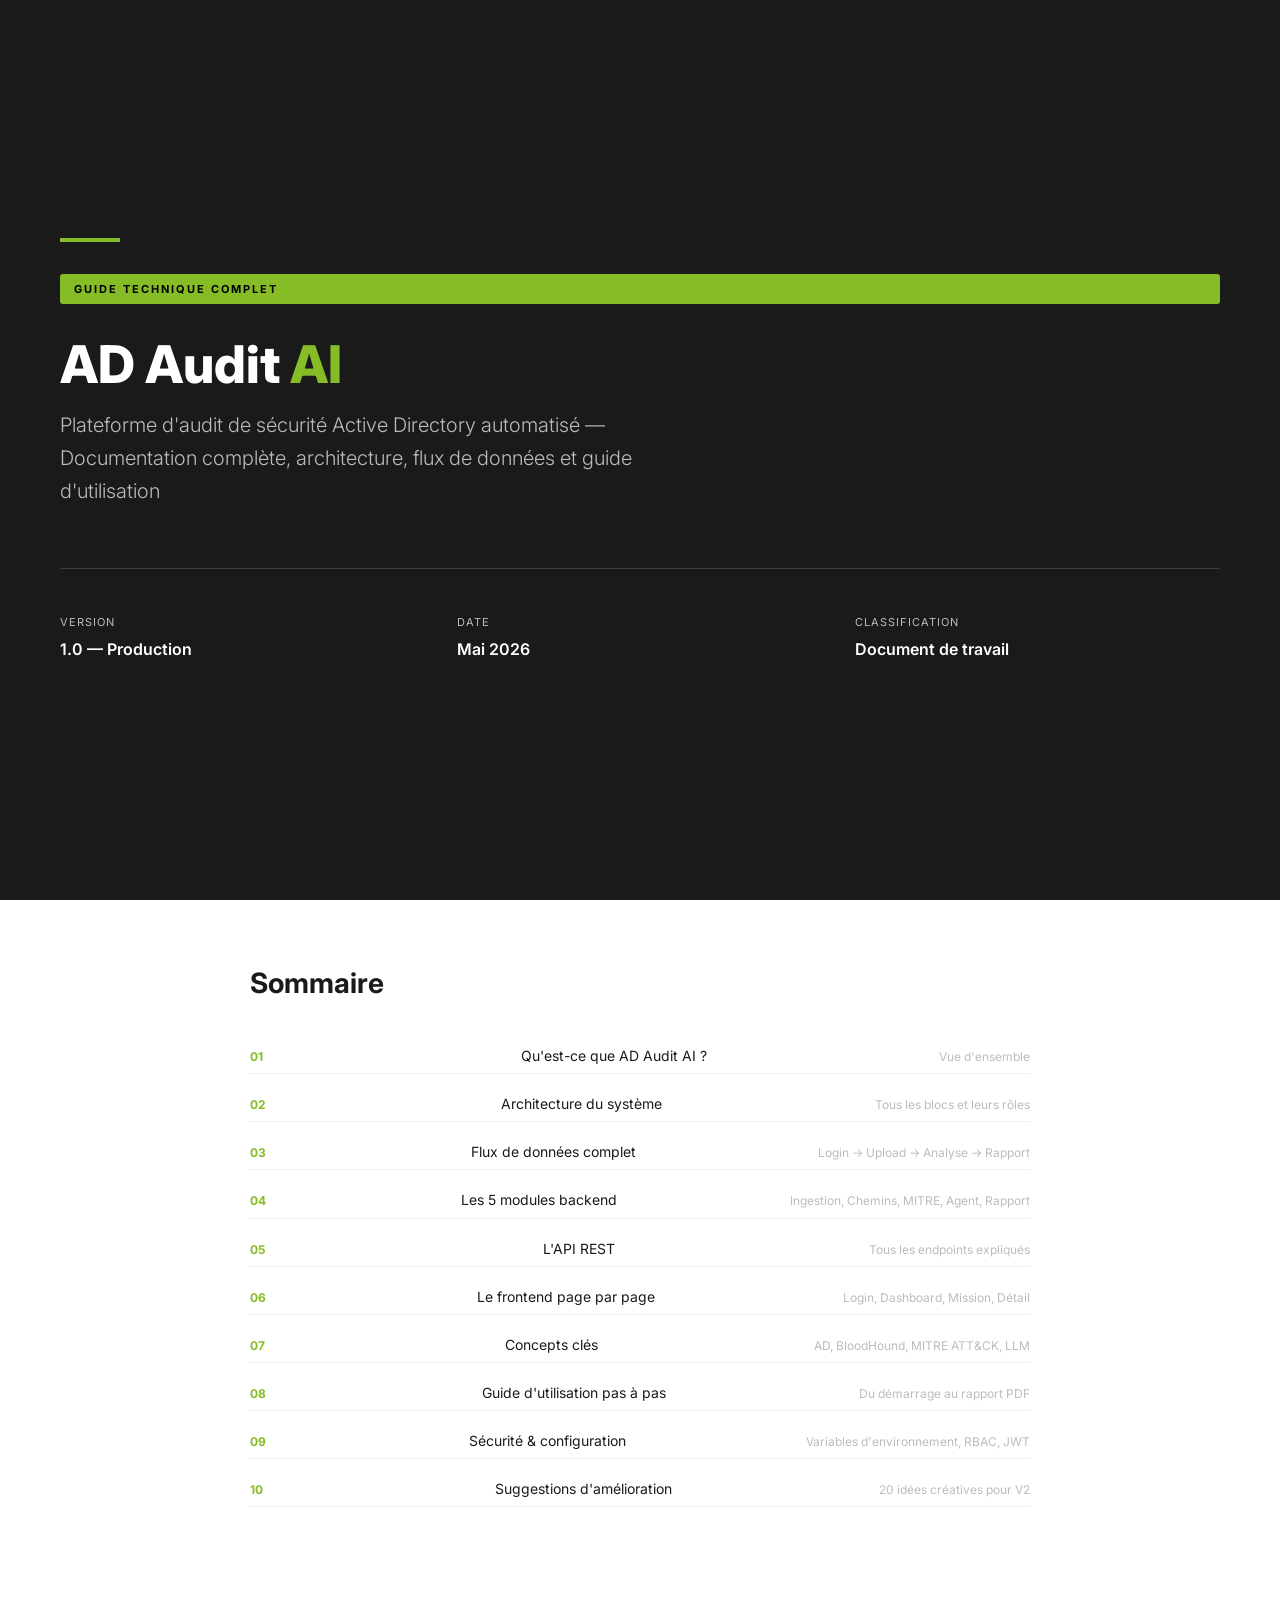
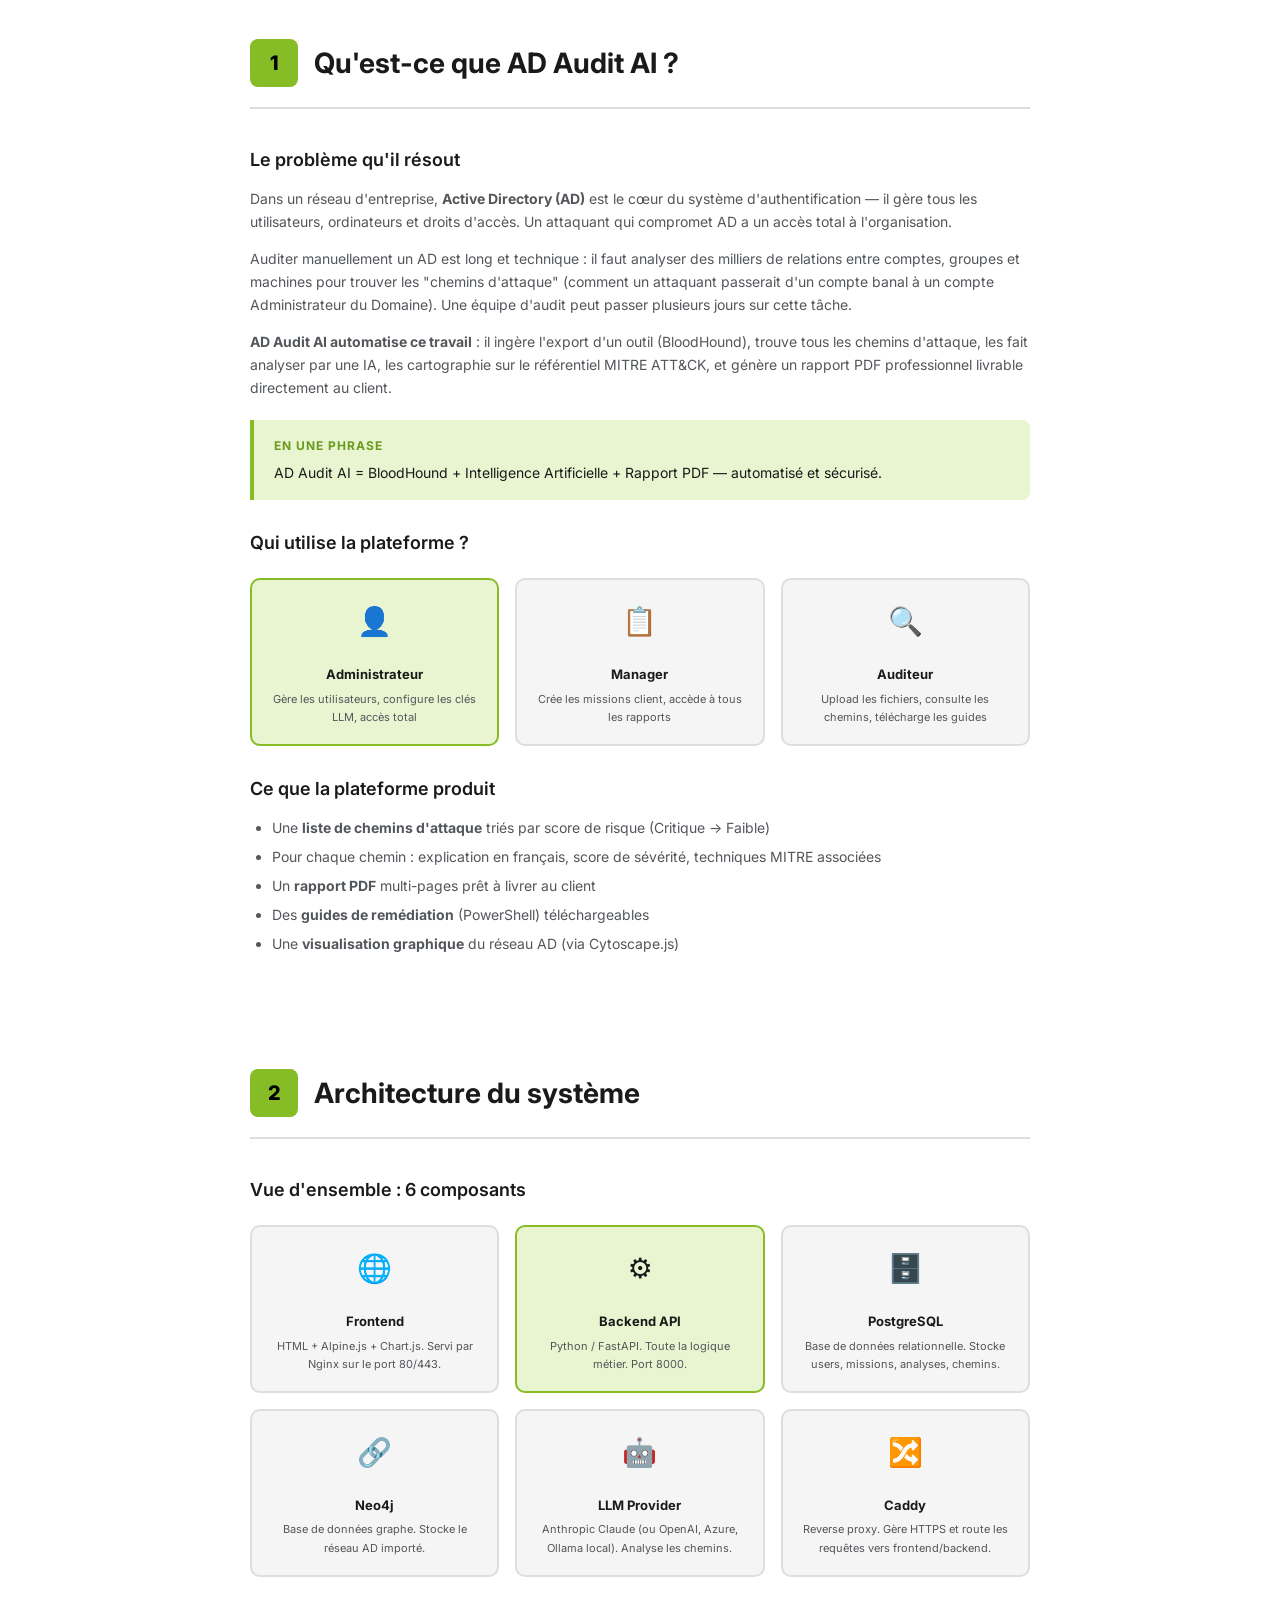
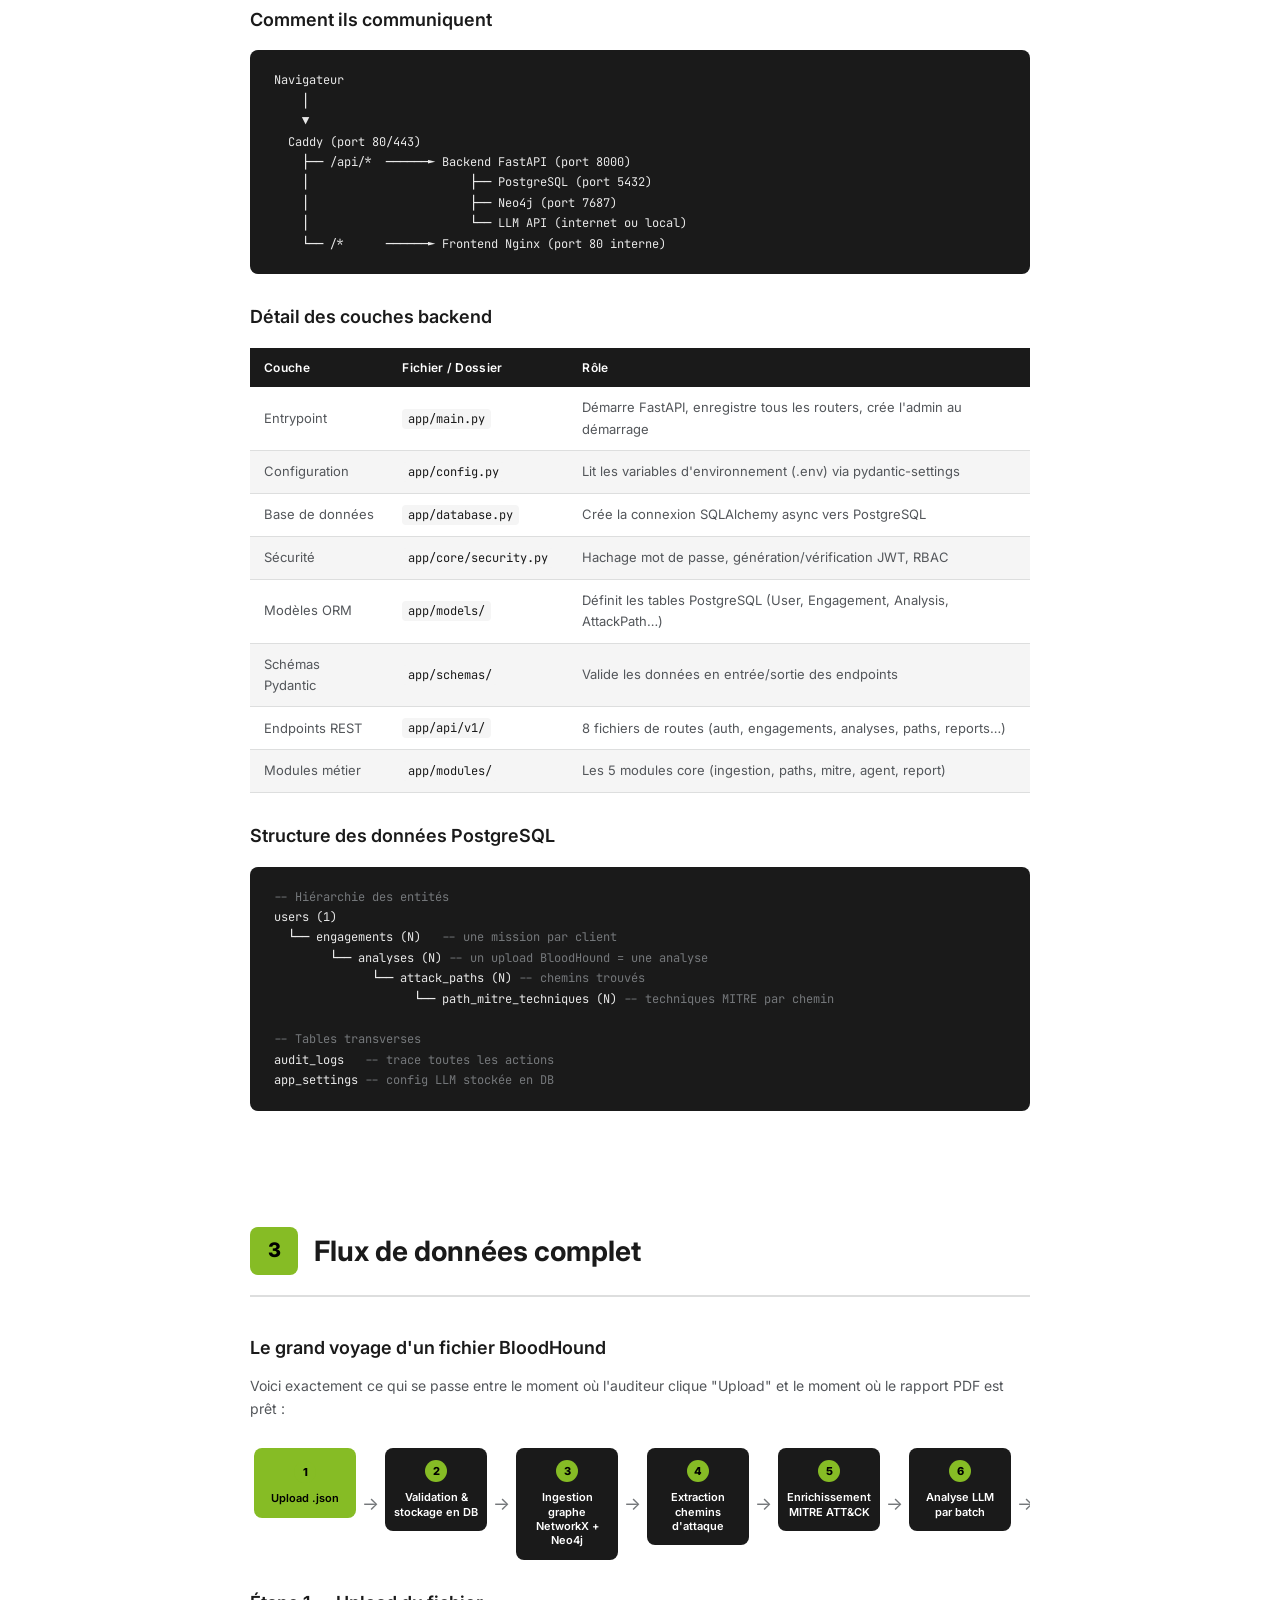
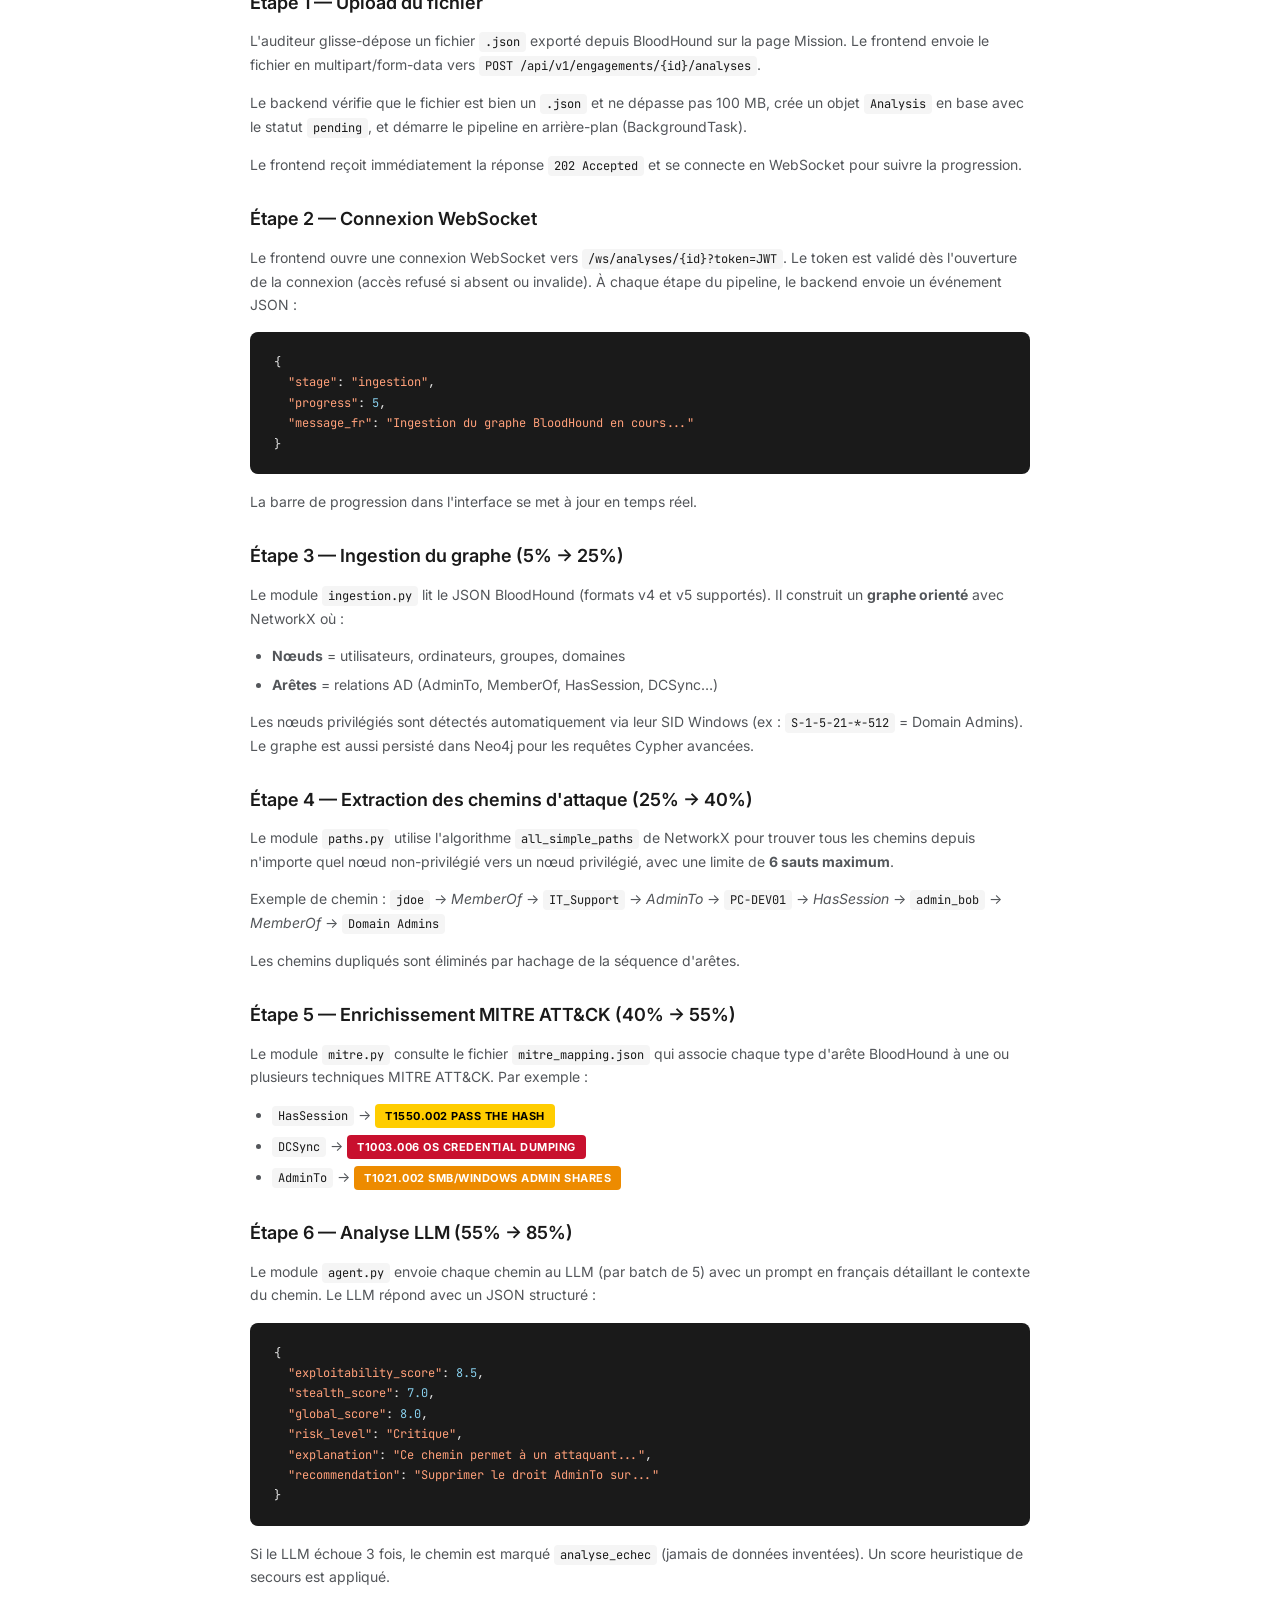
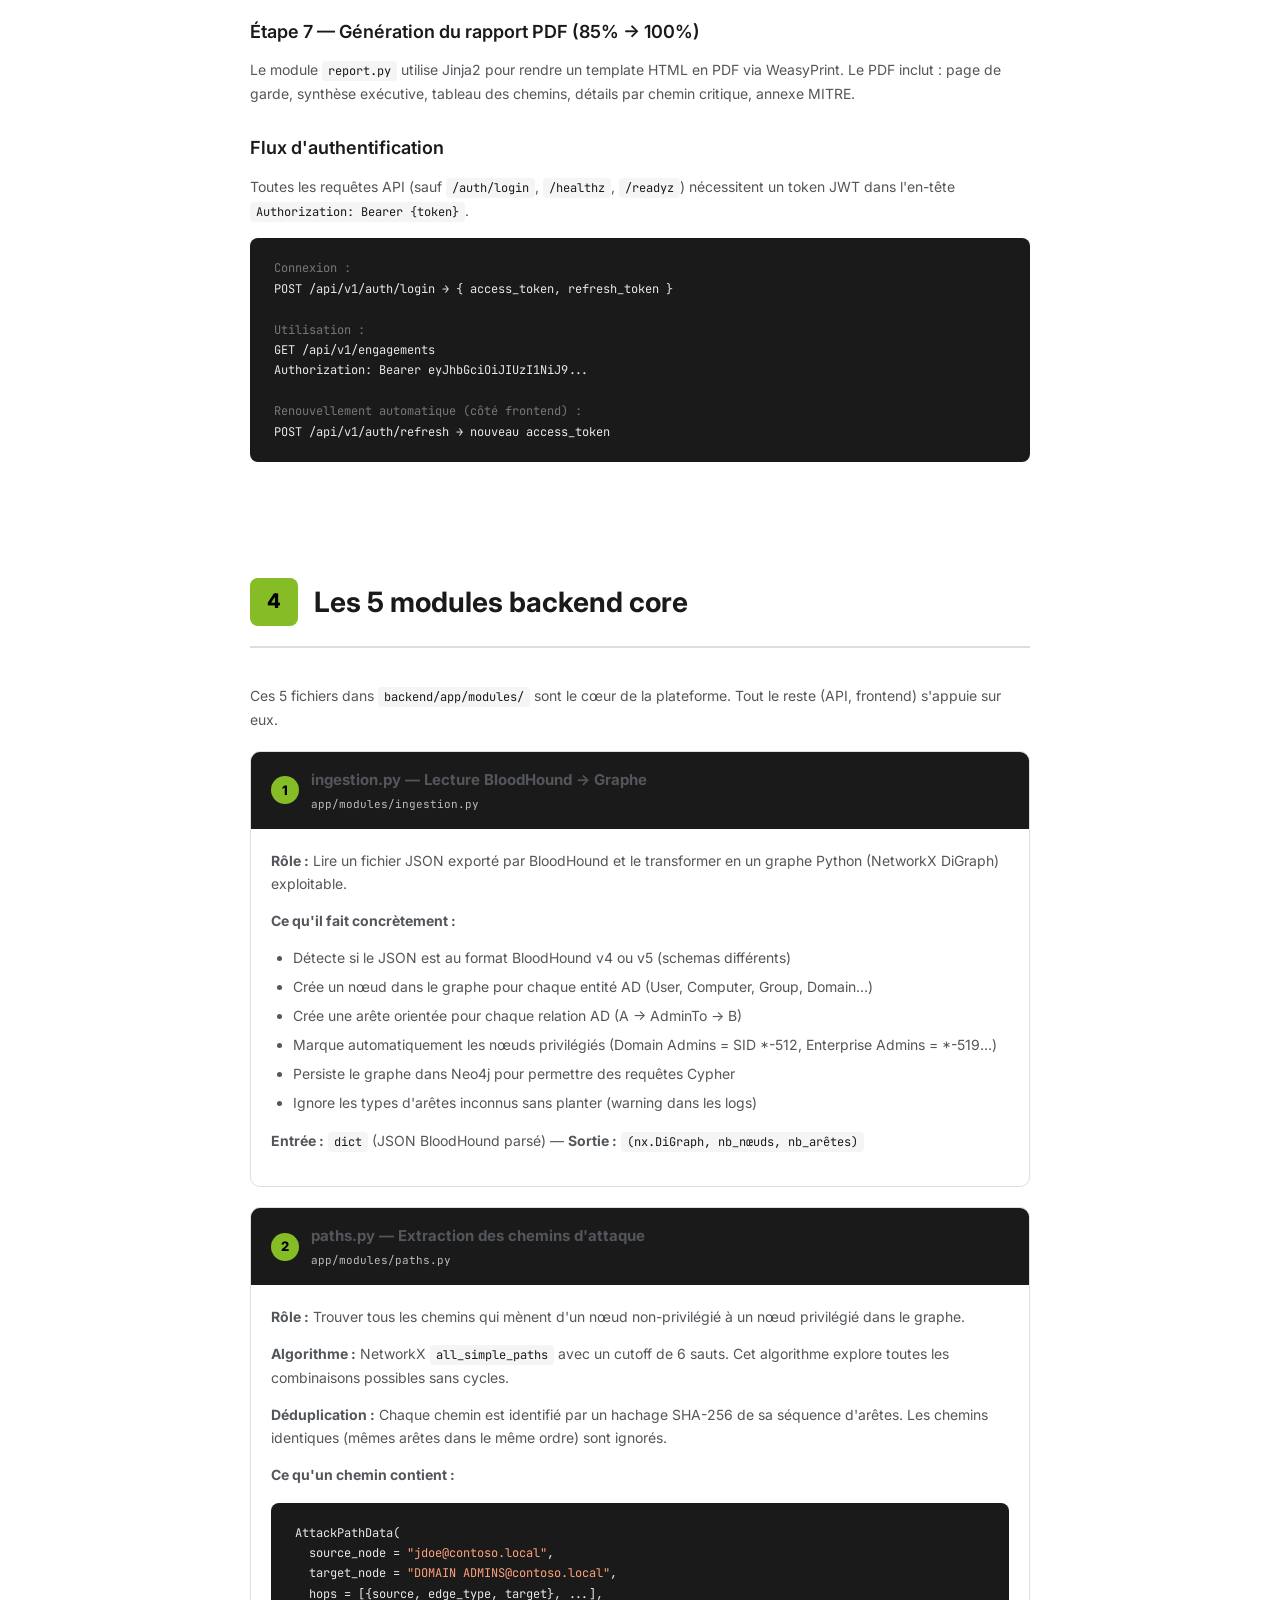
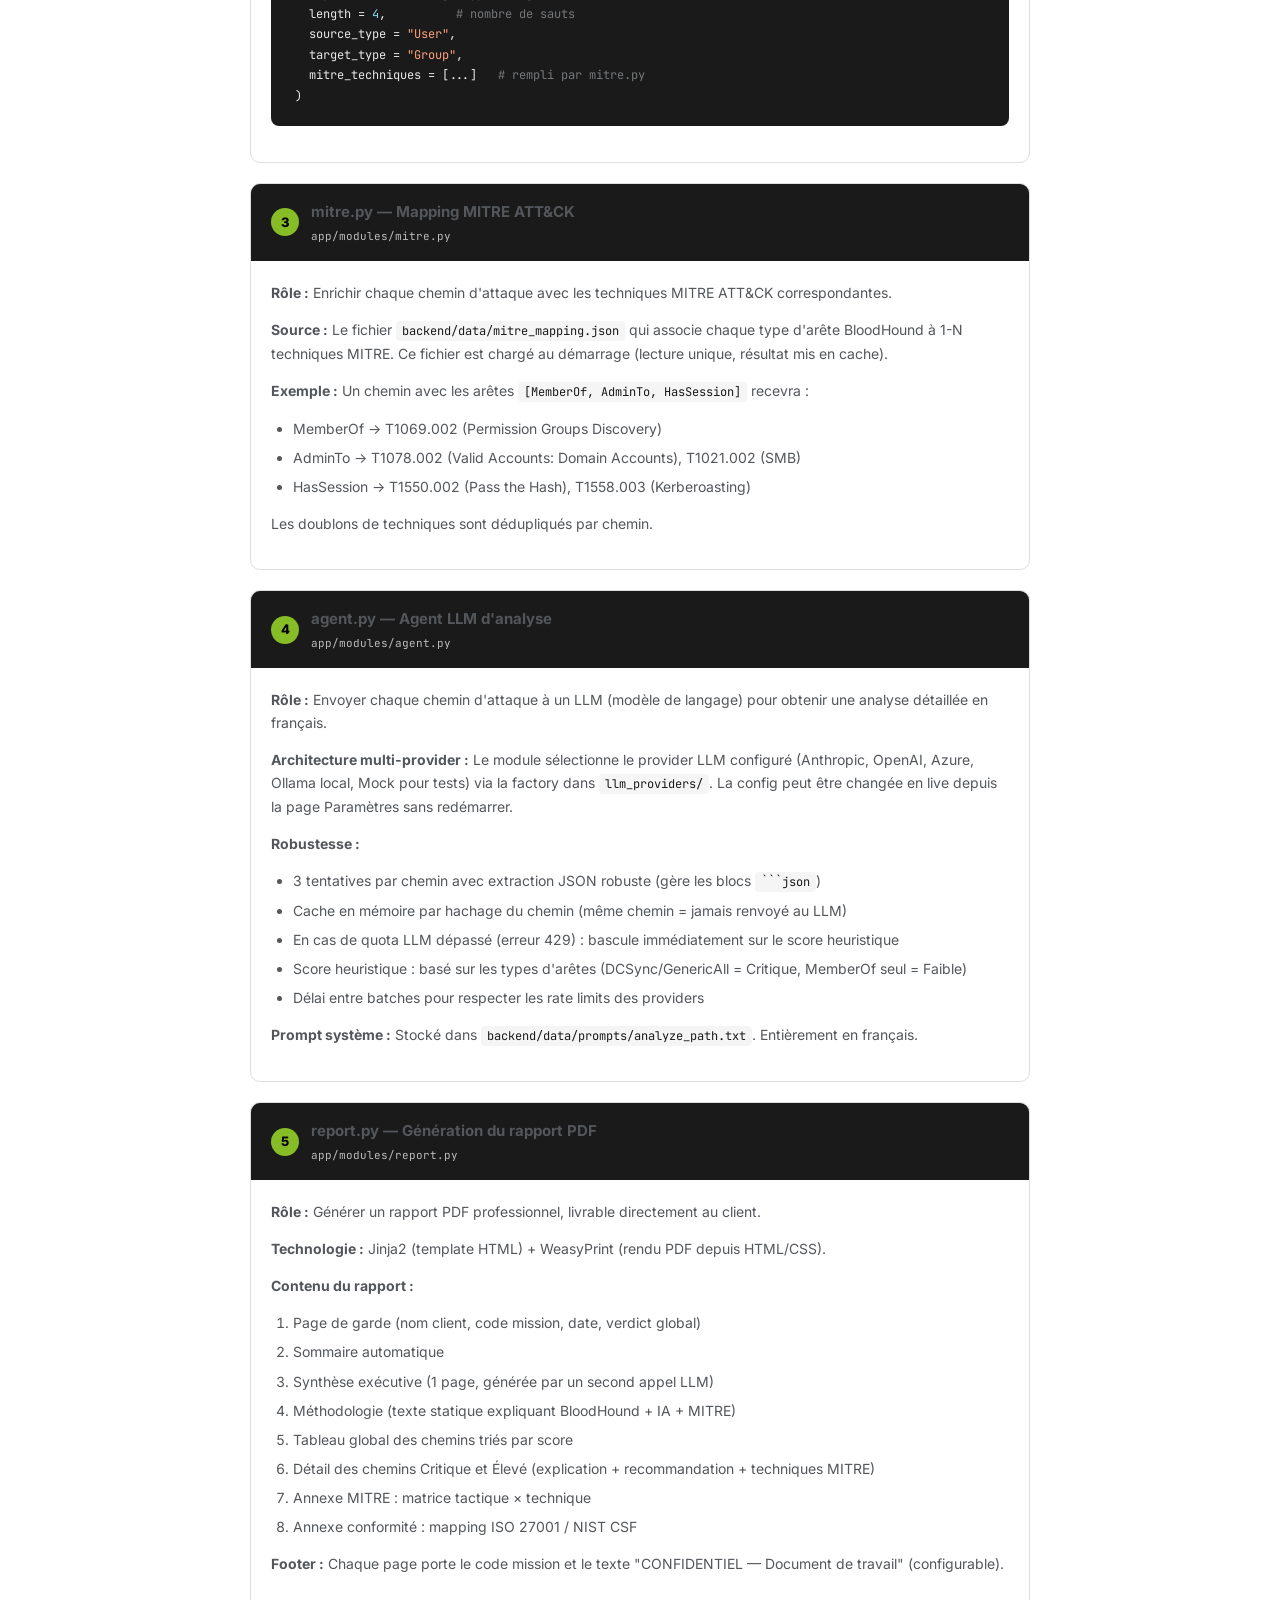
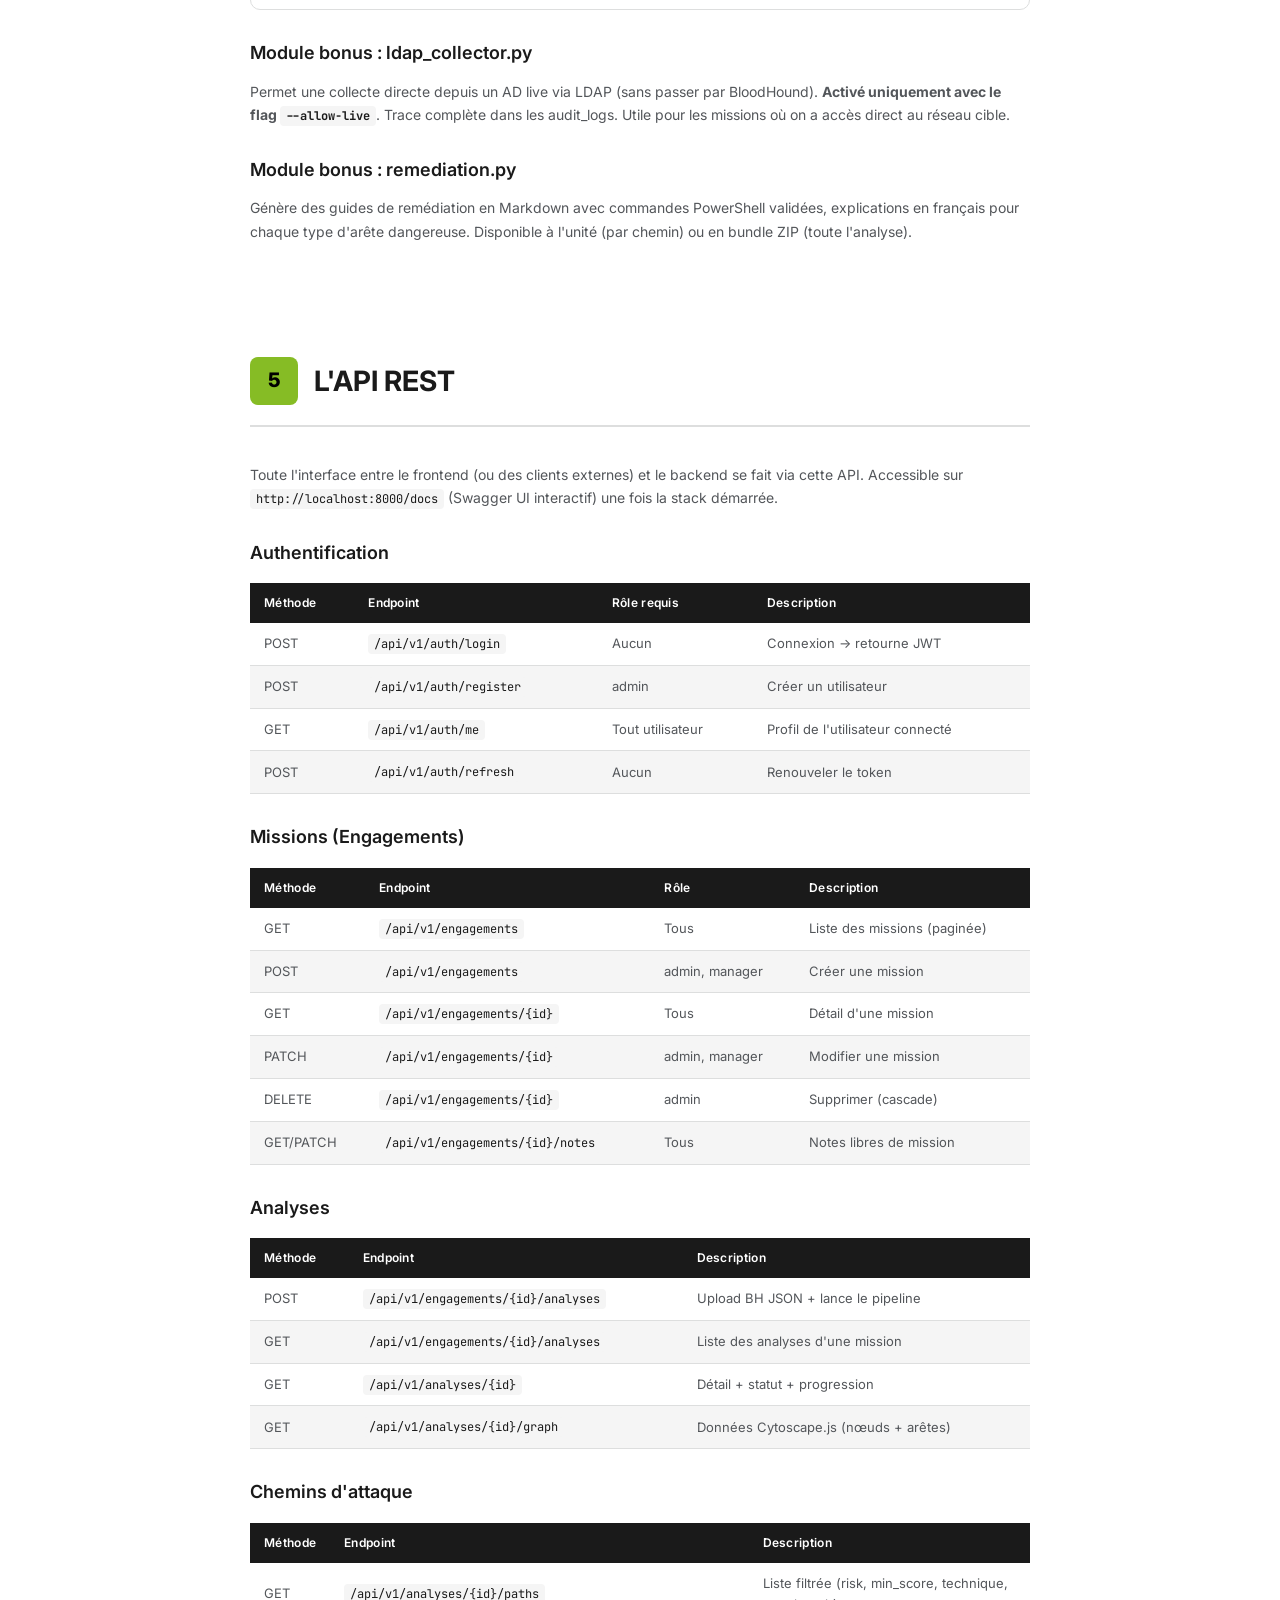
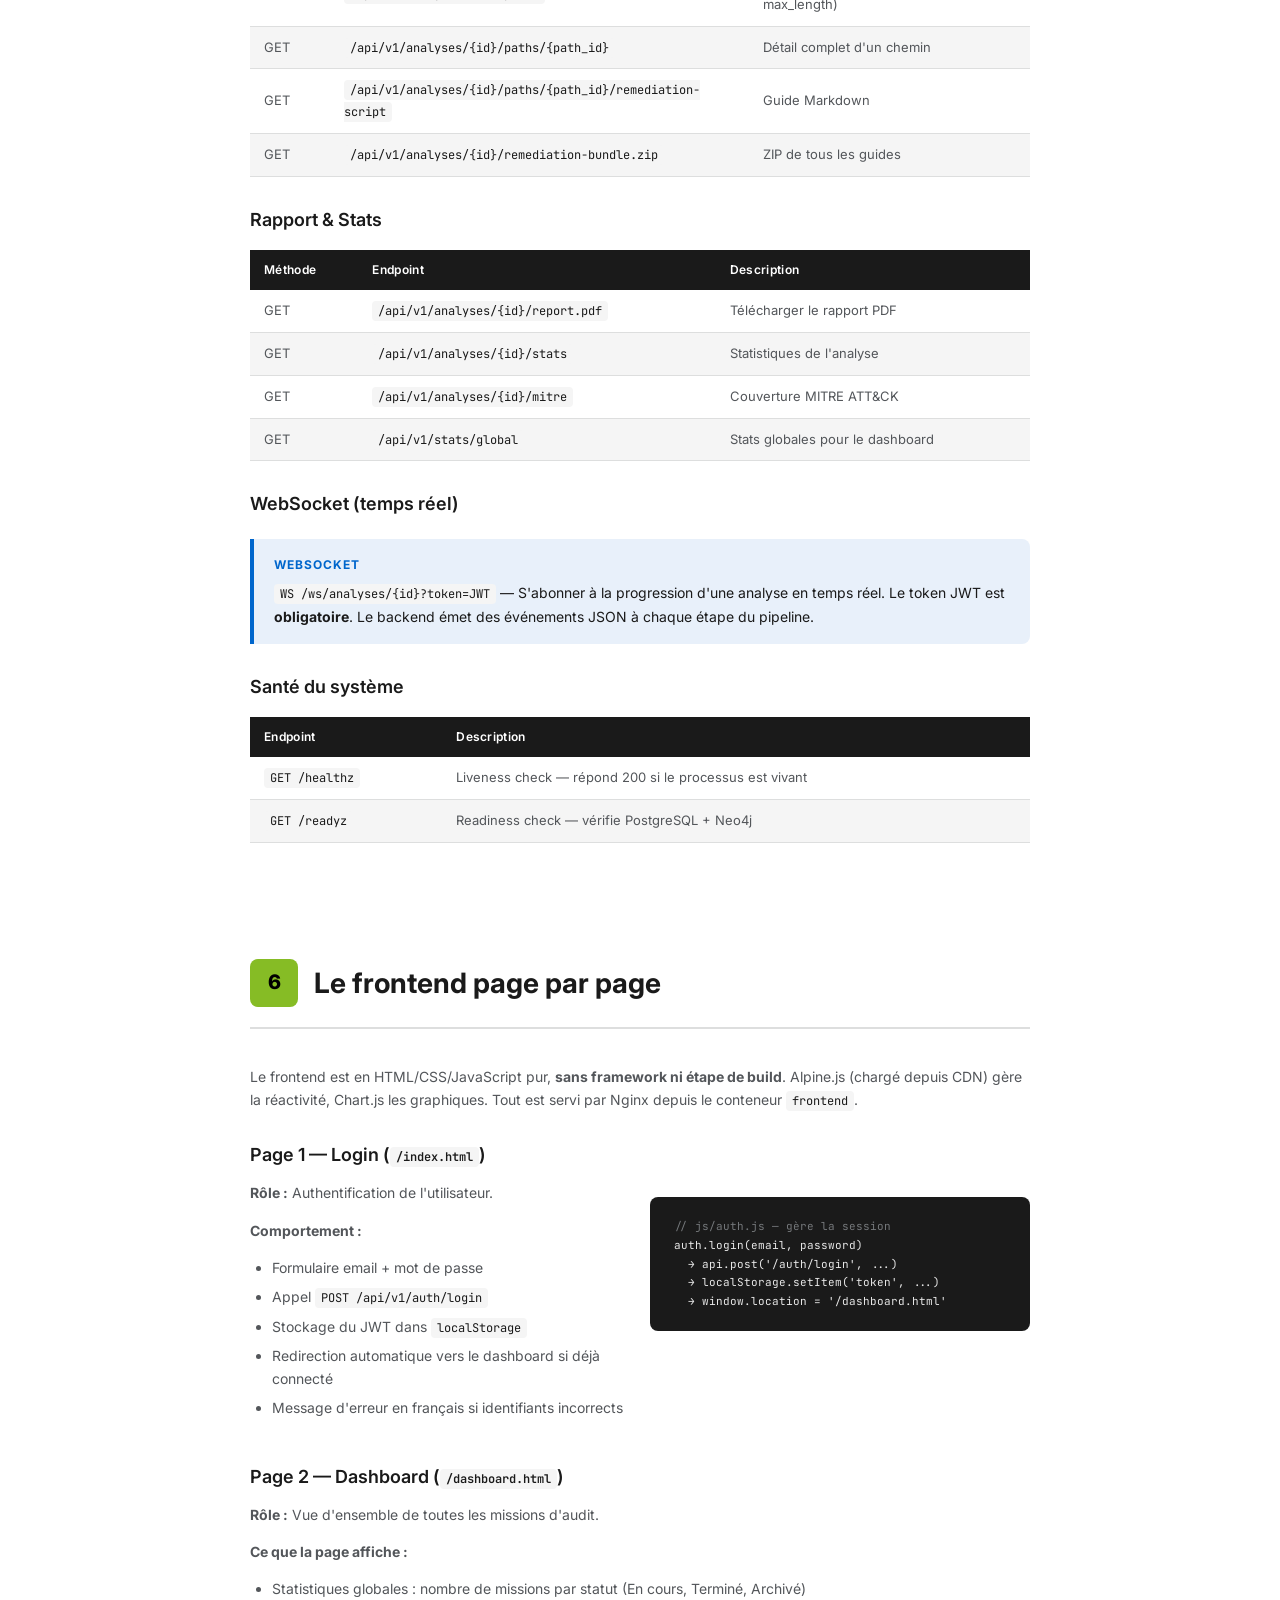
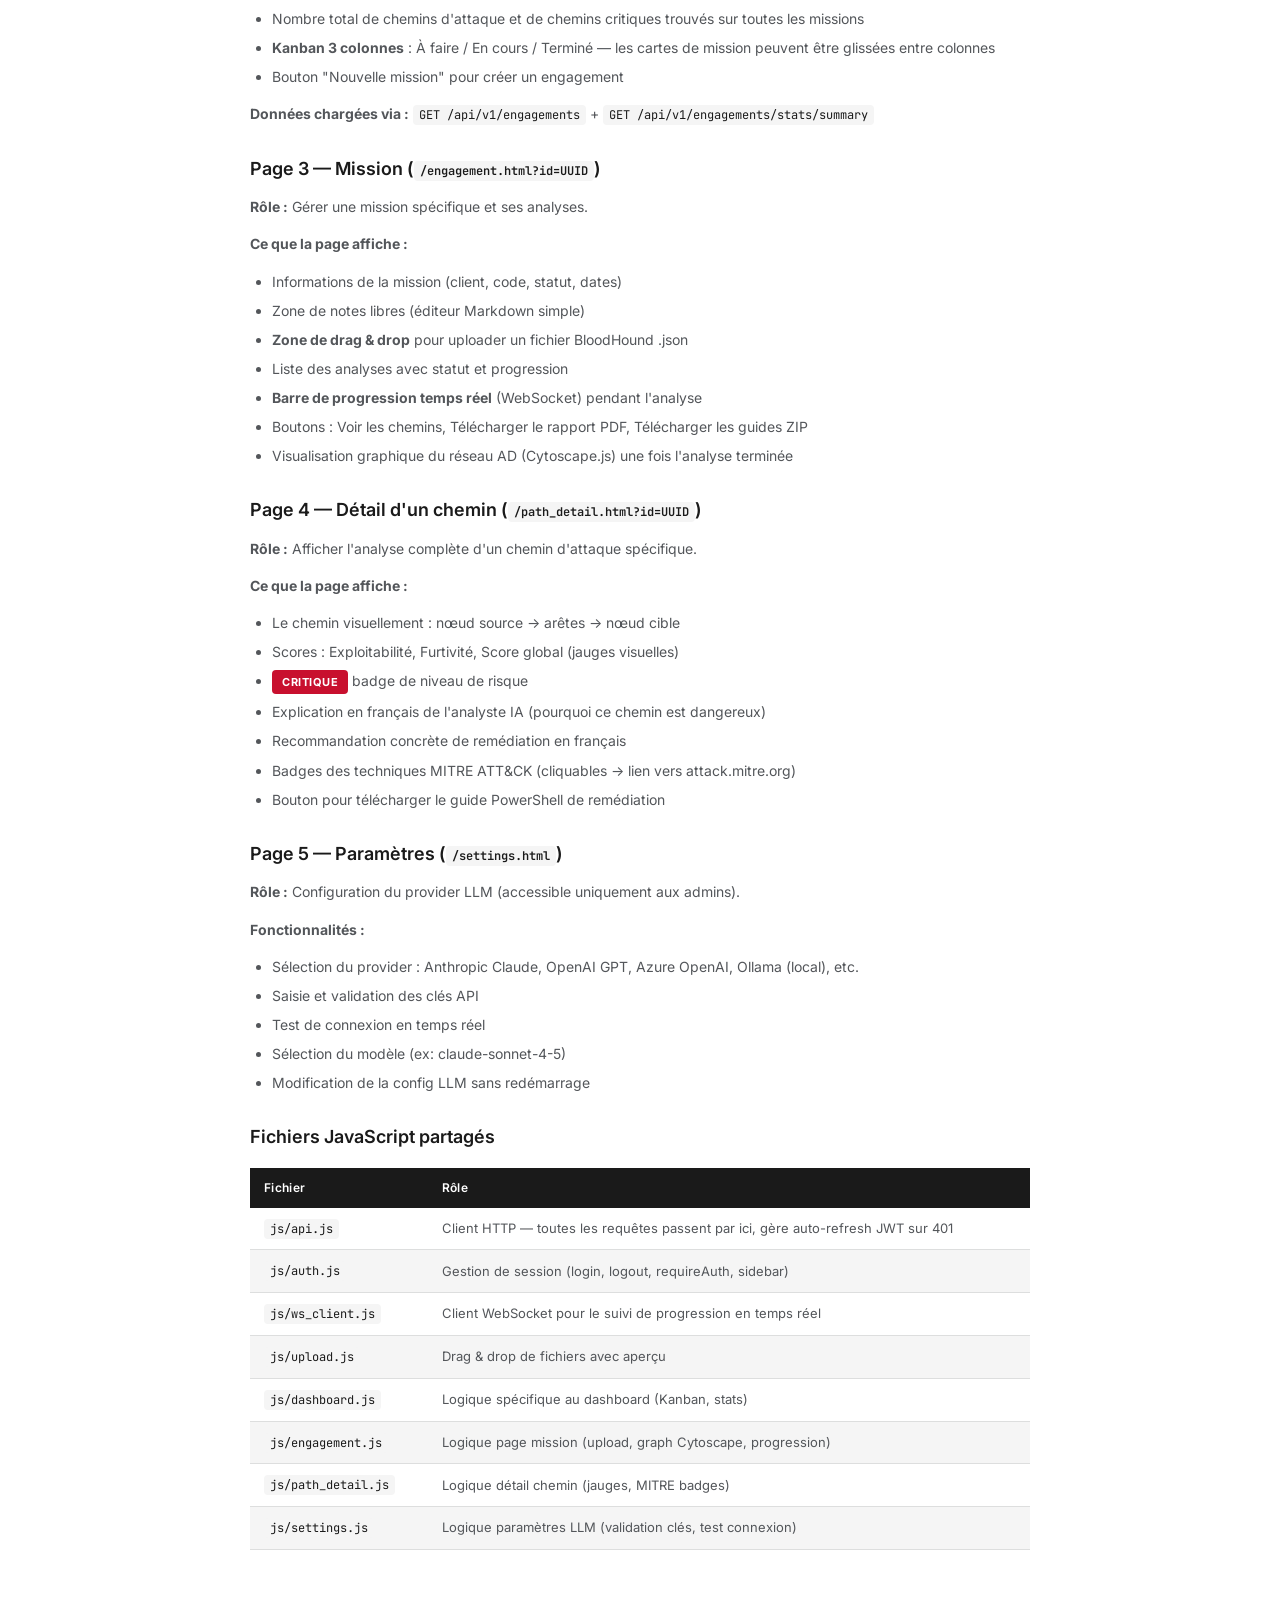
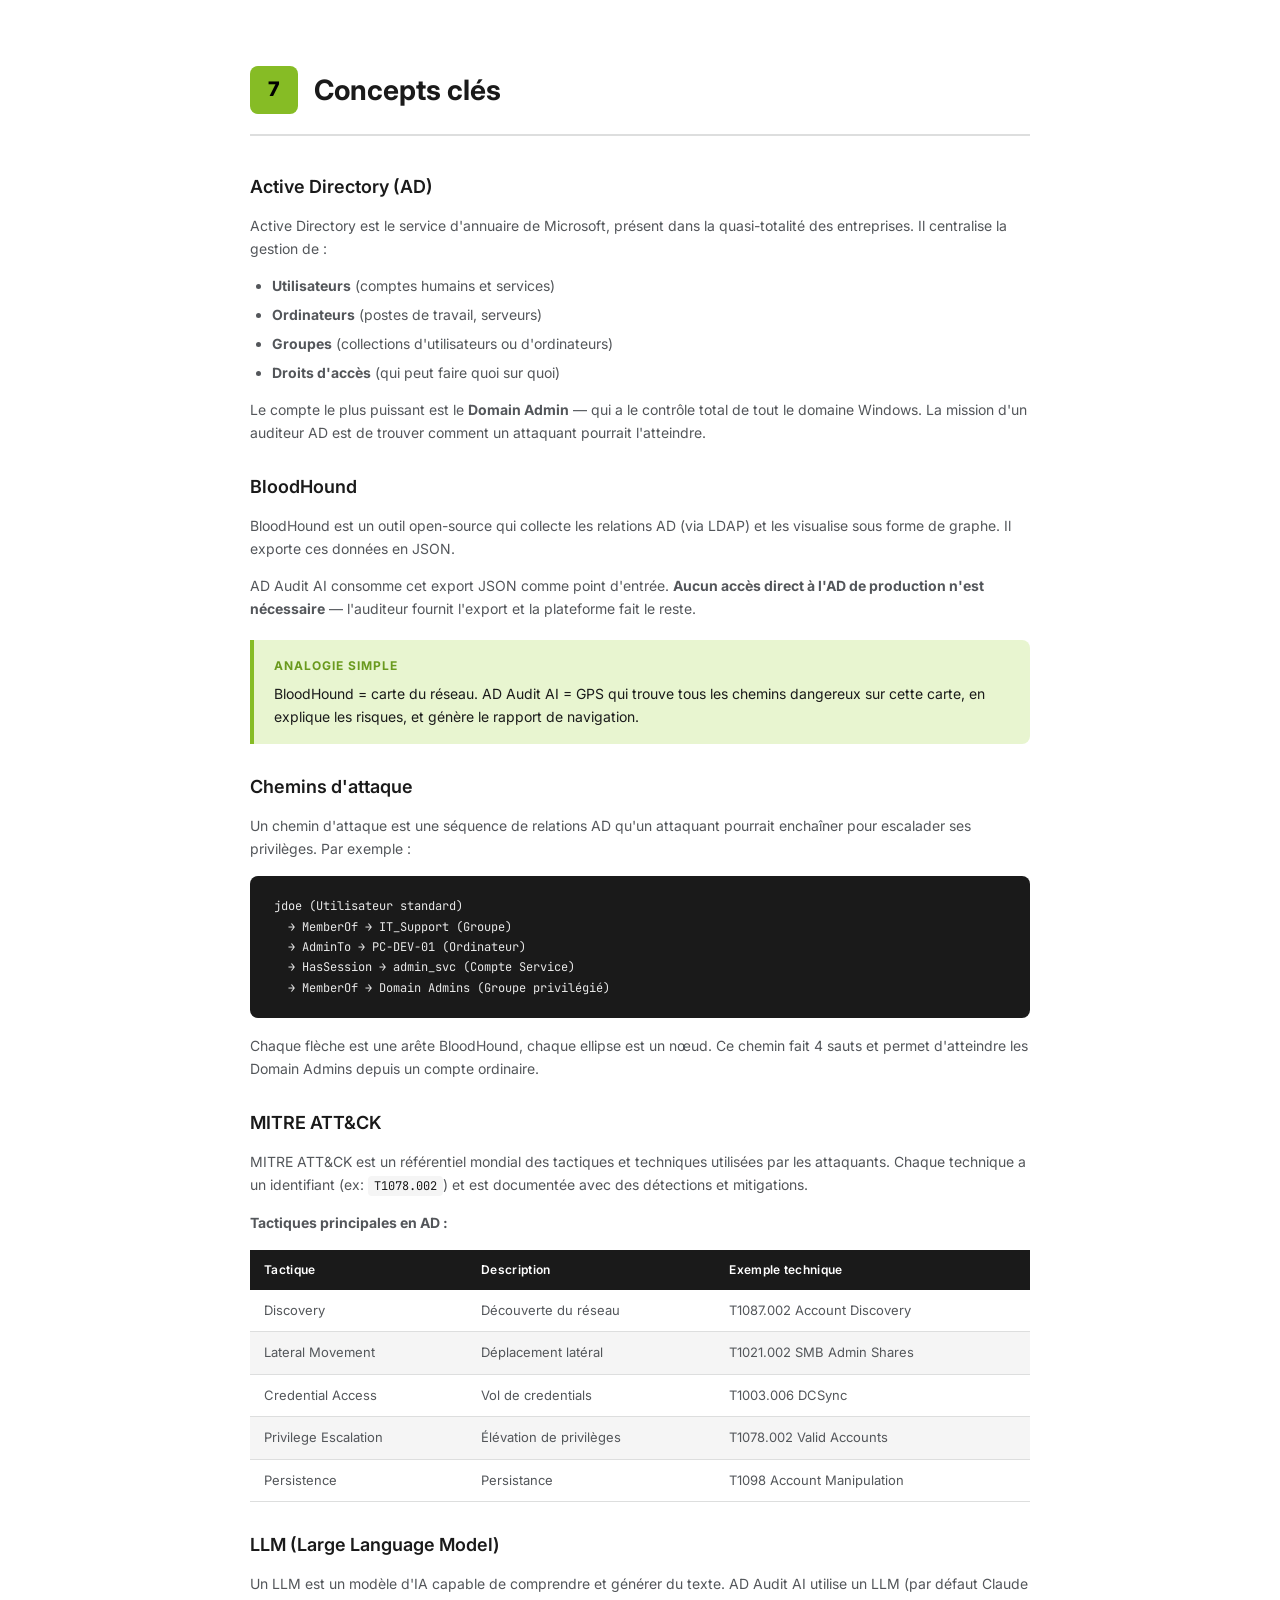
<file: docs/guide_complet.html>
<!DOCTYPE html>
<html lang="fr">
<head>
<meta charset="UTF-8">
<meta name="viewport" content="width=device-width, initial-scale=1.0">
<title>AD Audit AI — Guide Complet</title>
<link href="https://fonts.googleapis.com/css2?family=Inter:wght@300;400;500;600;700;800&family=JetBrains+Mono:wght@400;500&display=swap" rel="stylesheet">
<style>
  :root {
    --green: #86BC25;
    --green-dark: #6A9A1E;
    --green-light: #e8f5d0;
    --black: #000;
    --graphite: #1A1A1A;
    --charcoal: #53565A;
    --stone: #75787B;
    --silver: #BBBCBC;
    --mist: #DDDEDE;
    --cloud: #F5F5F5;
    --white: #FFF;
    --critique: #C8102E;
    --eleve: #ED8B00;
    --moyen: #FFCD00;
    --faible: #86BC25;
    --blue: #0066CC;
    --blue-light: #E8F0FA;
    --purple: #6B2FBF;
    --purple-light: #F0E8FA;
    --orange: #E25A00;
    --orange-light: #FFF0E8;
  }

  * { box-sizing: border-box; margin: 0; padding: 0; }

  body {
    font-family: 'Inter', system-ui, sans-serif;
    font-size: 14px;
    line-height: 1.65;
    color: var(--graphite);
    background: var(--white);
  }

  /* ======== COVER PAGE ======== */
  .cover {
    min-height: 100vh;
    display: flex;
    flex-direction: column;
    justify-content: center;
    background: var(--graphite);
    color: var(--white);
    padding: 80px 60px;
    page-break-after: always;
  }
  .cover-badge {
    display: inline-block;
    background: var(--green);
    color: var(--black);
    font-size: 11px;
    font-weight: 700;
    letter-spacing: 2px;
    text-transform: uppercase;
    padding: 6px 14px;
    border-radius: 3px;
    margin-bottom: 32px;
  }
  .cover h1 {
    font-size: 52px;
    font-weight: 800;
    line-height: 1.1;
    margin-bottom: 16px;
  }
  .cover h1 span { color: var(--green); }
  .cover .subtitle {
    font-size: 20px;
    font-weight: 300;
    color: var(--silver);
    max-width: 600px;
    margin-bottom: 60px;
  }
  .cover-meta {
    display: grid;
    grid-template-columns: repeat(3, 1fr);
    gap: 32px;
    border-top: 1px solid rgba(255,255,255,0.15);
    padding-top: 40px;
  }
  .cover-meta-item label { font-size: 11px; letter-spacing: 1px; text-transform: uppercase; color: var(--silver); }
  .cover-meta-item p { font-size: 16px; font-weight: 600; margin-top: 4px; }
  .cover-line { height: 4px; width: 60px; background: var(--green); margin-bottom: 32px; }

  /* ======== TOC ======== */
  .toc {
    padding: 60px;
    page-break-after: always;
    max-width: 900px;
    margin: 0 auto;
  }
  .toc h2 { font-size: 28px; font-weight: 700; margin-bottom: 32px; }
  .toc ol { list-style: none; }
  .toc > ol > li { margin-bottom: 12px; }
  .toc a { text-decoration: none; color: var(--graphite); display: flex; justify-content: space-between; align-items: baseline; padding: 6px 0; border-bottom: 1px dotted var(--mist); }
  .toc a:hover { color: var(--green-dark); }
  .toc-number { font-size: 12px; font-weight: 700; color: var(--green); margin-right: 10px; min-width: 28px; }
  .toc-sub { padding-left: 40px; font-size: 13px; color: var(--charcoal); }
  .toc-sub a { border-bottom: none; }

  /* ======== SECTIONS ======== */
  .section {
    max-width: 900px;
    margin: 0 auto;
    padding: 60px 60px 40px;
    page-break-before: always;
  }
  .section:first-of-type { page-break-before: auto; }

  .section-header {
    display: flex;
    align-items: center;
    gap: 16px;
    margin-bottom: 36px;
    padding-bottom: 20px;
    border-bottom: 2px solid var(--mist);
  }
  .section-num {
    width: 48px;
    height: 48px;
    border-radius: 8px;
    background: var(--green);
    color: var(--black);
    font-size: 20px;
    font-weight: 800;
    display: flex;
    align-items: center;
    justify-content: center;
    flex-shrink: 0;
  }
  .section h2 { font-size: 28px; font-weight: 700; }
  .section h3 { font-size: 18px; font-weight: 600; margin: 28px 0 12px; color: var(--graphite); }
  .section h4 { font-size: 15px; font-weight: 600; margin: 20px 0 8px; color: var(--charcoal); }
  .section p { margin-bottom: 14px; color: var(--charcoal); }
  .section ul, .section ol { padding-left: 22px; margin-bottom: 14px; color: var(--charcoal); }
  .section li { margin-bottom: 6px; }

  /* ======== COMPONENTS ======== */
  .callout {
    border-left: 4px solid var(--green);
    background: var(--green-light);
    padding: 16px 20px;
    border-radius: 0 8px 8px 0;
    margin: 20px 0;
  }
  .callout.info { border-color: var(--blue); background: var(--blue-light); }
  .callout.warn { border-color: var(--eleve); background: #FFF7E8; }
  .callout.danger { border-color: var(--critique); background: #FFF0F0; }
  .callout-title { font-size: 12px; font-weight: 700; text-transform: uppercase; letter-spacing: 1px; margin-bottom: 6px; }
  .callout.default .callout-title { color: var(--green-dark); }
  .callout.info .callout-title { color: var(--blue); }
  .callout.warn .callout-title { color: var(--orange); }
  .callout.danger .callout-title { color: var(--critique); }

  code {
    font-family: 'JetBrains Mono', monospace;
    font-size: 12px;
    background: var(--cloud);
    padding: 2px 6px;
    border-radius: 4px;
    color: var(--graphite);
  }
  pre {
    background: var(--graphite);
    color: #E8E8E8;
    padding: 20px 24px;
    border-radius: 8px;
    font-family: 'JetBrains Mono', monospace;
    font-size: 12px;
    line-height: 1.7;
    overflow-x: auto;
    margin: 16px 0;
  }
  pre .comment { color: #75787B; }
  pre .keyword { color: #86BC25; }
  pre .string { color: #FFA07A; }
  pre .number { color: #87CEEB; }

  /* Architecture boxes */
  .arch-grid {
    display: grid;
    grid-template-columns: repeat(auto-fill, minmax(200px, 1fr));
    gap: 16px;
    margin: 20px 0;
  }
  .arch-box {
    border: 2px solid var(--mist);
    border-radius: 10px;
    padding: 18px;
    text-align: center;
    background: var(--cloud);
  }
  .arch-box.highlight { border-color: var(--green); background: var(--green-light); }
  .arch-box .icon { font-size: 28px; margin-bottom: 10px; }
  .arch-box h4 { font-size: 13px; font-weight: 700; margin-bottom: 4px; color: var(--graphite); }
  .arch-box p { font-size: 11px; color: var(--charcoal); margin: 0; }

  /* Flow diagram */
  .flow {
    display: flex;
    align-items: stretch;
    gap: 0;
    margin: 28px 0;
    overflow-x: auto;
  }
  .flow-step {
    flex: 1;
    min-width: 110px;
    text-align: center;
    position: relative;
  }
  .flow-step .box {
    background: var(--graphite);
    color: var(--white);
    border-radius: 8px;
    padding: 12px 8px;
    font-size: 11px;
    font-weight: 600;
    line-height: 1.3;
    min-height: 70px;
    display: flex;
    flex-direction: column;
    align-items: center;
    justify-content: center;
    margin: 0 4px;
  }
  .flow-step .box.green { background: var(--green); color: var(--black); }
  .flow-step .box.outline { background: var(--white); color: var(--graphite); border: 2px solid var(--mist); }
  .flow-step .step-num {
    width: 22px;
    height: 22px;
    background: var(--green);
    color: var(--black);
    border-radius: 50%;
    font-size: 11px;
    font-weight: 800;
    display: flex;
    align-items: center;
    justify-content: center;
    margin: 0 auto 8px;
  }
  .flow-arrow {
    display: flex;
    align-items: center;
    color: var(--stone);
    font-size: 18px;
    padding: 0 2px;
    align-self: center;
  }

  /* Risk badges */
  .badge {
    display: inline-block;
    padding: 3px 10px;
    border-radius: 4px;
    font-size: 11px;
    font-weight: 700;
    letter-spacing: 0.5px;
    text-transform: uppercase;
  }
  .badge.critique { background: var(--critique); color: var(--white); }
  .badge.eleve { background: var(--eleve); color: var(--white); }
  .badge.moyen { background: var(--moyen); color: var(--black); }
  .badge.faible { background: var(--faible); color: var(--black); }

  /* Table */
  table {
    width: 100%;
    border-collapse: collapse;
    margin: 16px 0;
    font-size: 13px;
  }
  th {
    background: var(--graphite);
    color: var(--white);
    padding: 10px 14px;
    text-align: left;
    font-weight: 600;
    font-size: 12px;
    letter-spacing: 0.3px;
  }
  td { padding: 10px 14px; border-bottom: 1px solid var(--mist); color: var(--charcoal); }
  tr:nth-child(even) td { background: var(--cloud); }
  tr:hover td { background: var(--green-light); }

  /* Module cards */
  .module-card {
    border: 1px solid var(--mist);
    border-radius: 10px;
    margin: 20px 0;
    overflow: hidden;
  }
  .module-card-header {
    background: var(--graphite);
    color: var(--white);
    padding: 16px 20px;
    display: flex;
    align-items: center;
    gap: 12px;
  }
  .module-card-header .num {
    background: var(--green);
    color: var(--black);
    width: 28px;
    height: 28px;
    border-radius: 50%;
    font-size: 13px;
    font-weight: 800;
    display: flex;
    align-items: center;
    justify-content: center;
    flex-shrink: 0;
  }
  .module-card-header h4 { font-size: 15px; font-weight: 700; margin: 0; }
  .module-card-header .file { font-size: 11px; font-family: 'JetBrains Mono', monospace; color: var(--silver); margin-top: 2px; }
  .module-card-body { padding: 20px; }

  /* Page nav */
  .page-label {
    font-size: 11px;
    text-transform: uppercase;
    letter-spacing: 1.5px;
    color: var(--silver);
    margin-bottom: 8px;
  }

  /* Suggestions */
  .suggestion-card {
    display: flex;
    gap: 16px;
    padding: 20px;
    border: 1px solid var(--mist);
    border-radius: 10px;
    margin: 14px 0;
    background: var(--white);
  }
  .suggestion-icon {
    width: 44px;
    height: 44px;
    border-radius: 8px;
    background: var(--green-light);
    border: 2px solid var(--green);
    display: flex;
    align-items: center;
    justify-content: center;
    font-size: 20px;
    flex-shrink: 0;
  }
  .suggestion-content h4 { font-size: 15px; font-weight: 700; margin-bottom: 6px; }
  .suggestion-content p { font-size: 13px; color: var(--charcoal); margin: 0; }
  .suggestion-pill {
    display: inline-block;
    font-size: 10px;
    font-weight: 700;
    padding: 2px 8px;
    border-radius: 20px;
    margin-top: 8px;
    text-transform: uppercase;
    letter-spacing: 0.5px;
  }
  .pill-high { background: #FFE8E8; color: var(--critique); }
  .pill-med { background: #FFF3D6; color: var(--eleve); }
  .pill-low { background: var(--green-light); color: var(--green-dark); }

  /* Print */
  @media print {
    .cover { min-height: 100vh; }
    .section { page-break-before: always; }
    .toc { page-break-after: always; }
    pre { white-space: pre-wrap; word-break: break-word; }
  }

  .check { color: var(--green); font-weight: 700; }
  .cross { color: var(--critique); font-weight: 700; }
  .warn-icon { color: var(--eleve); font-weight: 700; }

  .two-col { display: grid; grid-template-columns: 1fr 1fr; gap: 20px; }
  @media (max-width: 700px) { .two-col { grid-template-columns: 1fr; } }

  .divider { height: 1px; background: var(--mist); margin: 32px 0; }

  footer-bar {
    border-top: 2px solid var(--green);
    padding-top: 12px;
    margin-top: 60px;
    font-size: 11px;
    color: var(--silver);
    display: flex;
    justify-content: space-between;
  }
</style>
</head>
<body>

<!-- ============================= COVER ============================= -->
<div class="cover">
  <div class="cover-line"></div>
  <div class="cover-badge">Guide Technique Complet</div>
  <h1>AD Audit <span>AI</span></h1>
  <p class="subtitle">
    Plateforme d'audit de sécurité Active Directory automatisé — Documentation complète, architecture, flux de données et guide d'utilisation
  </p>
  <div class="cover-meta">
    <div class="cover-meta-item">
      <label>Version</label>
      <p>1.0 — Production</p>
    </div>
    <div class="cover-meta-item">
      <label>Date</label>
      <p>Mai 2026</p>
    </div>
    <div class="cover-meta-item">
      <label>Classification</label>
      <p>Document de travail</p>
    </div>
  </div>
</div>

<!-- ============================= TOC ============================= -->
<div class="toc">
  <h2>Sommaire</h2>
  <ol>
    <li><a href="#s1"><span class="toc-number">01</span>Qu'est-ce que AD Audit AI ? <span style="color:var(--silver);font-size:12px">Vue d'ensemble</span></a></li>
    <li><a href="#s2"><span class="toc-number">02</span>Architecture du système <span style="color:var(--silver);font-size:12px">Tous les blocs et leurs rôles</span></a></li>
    <li><a href="#s3"><span class="toc-number">03</span>Flux de données complet <span style="color:var(--silver);font-size:12px">Login → Upload → Analyse → Rapport</span></a></li>
    <li><a href="#s4"><span class="toc-number">04</span>Les 5 modules backend <span style="color:var(--silver);font-size:12px">Ingestion, Chemins, MITRE, Agent, Rapport</span></a></li>
    <li><a href="#s5"><span class="toc-number">05</span>L'API REST <span style="color:var(--silver);font-size:12px">Tous les endpoints expliqués</span></a></li>
    <li><a href="#s6"><span class="toc-number">06</span>Le frontend page par page <span style="color:var(--silver);font-size:12px">Login, Dashboard, Mission, Détail</span></a></li>
    <li><a href="#s7"><span class="toc-number">07</span>Concepts clés <span style="color:var(--silver);font-size:12px">AD, BloodHound, MITRE ATT&amp;CK, LLM</span></a></li>
    <li><a href="#s8"><span class="toc-number">08</span>Guide d'utilisation pas à pas <span style="color:var(--silver);font-size:12px">Du démarrage au rapport PDF</span></a></li>
    <li><a href="#s9"><span class="toc-number">09</span>Sécurité &amp; configuration <span style="color:var(--silver);font-size:12px">Variables d'environnement, RBAC, JWT</span></a></li>
    <li><a href="#s10"><span class="toc-number">10</span>Suggestions d'amélioration <span style="color:var(--silver);font-size:12px">20 idées créatives pour V2</span></a></li>
  </ol>
</div>

<!-- ============================= SECTION 1 ============================= -->
<div class="section" id="s1">
  <div class="section-header">
    <div class="section-num">1</div>
    <h2>Qu'est-ce que AD Audit AI ?</h2>
  </div>

  <h3>Le problème qu'il résout</h3>
  <p>
    Dans un réseau d'entreprise, <strong>Active Directory (AD)</strong> est le cœur du système d'authentification — il gère tous les utilisateurs, ordinateurs et droits d'accès. Un attaquant qui compromet AD a un accès total à l'organisation.
  </p>
  <p>
    Auditer manuellement un AD est long et technique : il faut analyser des milliers de relations entre comptes, groupes et machines pour trouver les "chemins d'attaque" (comment un attaquant passerait d'un compte banal à un compte Administrateur du Domaine). Une équipe d'audit peut passer plusieurs jours sur cette tâche.
  </p>
  <p>
    <strong>AD Audit AI automatise ce travail</strong> : il ingère l'export d'un outil (BloodHound), trouve tous les chemins d'attaque, les fait analyser par une IA, les cartographie sur le référentiel MITRE ATT&amp;CK, et génère un rapport PDF professionnel livrable directement au client.
  </p>

  <div class="callout default">
    <div class="callout-title">En une phrase</div>
    AD Audit AI = BloodHound + Intelligence Artificielle + Rapport PDF — automatisé et sécurisé.
  </div>

  <h3>Qui utilise la plateforme ?</h3>
  <div class="arch-grid">
    <div class="arch-box highlight">
      <div class="icon">👤</div>
      <h4>Administrateur</h4>
      <p>Gère les utilisateurs, configure les clés LLM, accès total</p>
    </div>
    <div class="arch-box">
      <div class="icon">📋</div>
      <h4>Manager</h4>
      <p>Crée les missions client, accède à tous les rapports</p>
    </div>
    <div class="arch-box">
      <div class="icon">🔍</div>
      <h4>Auditeur</h4>
      <p>Upload les fichiers, consulte les chemins, télécharge les guides</p>
    </div>
  </div>

  <h3>Ce que la plateforme produit</h3>
  <ul>
    <li>Une <strong>liste de chemins d'attaque</strong> triés par score de risque (Critique → Faible)</li>
    <li>Pour chaque chemin : explication en français, score de sévérité, techniques MITRE associées</li>
    <li>Un <strong>rapport PDF</strong> multi-pages prêt à livrer au client</li>
    <li>Des <strong>guides de remédiation</strong> (PowerShell) téléchargeables</li>
    <li>Une <strong>visualisation graphique</strong> du réseau AD (via Cytoscape.js)</li>
  </ul>
</div>

<!-- ============================= SECTION 2 ============================= -->
<div class="section" id="s2">
  <div class="section-header">
    <div class="section-num">2</div>
    <h2>Architecture du système</h2>
  </div>

  <h3>Vue d'ensemble : 6 composants</h3>
  <div class="arch-grid">
    <div class="arch-box">
      <div class="icon">🌐</div>
      <h4>Frontend</h4>
      <p>HTML + Alpine.js + Chart.js. Servi par Nginx sur le port 80/443.</p>
    </div>
    <div class="arch-box highlight">
      <div class="icon">⚙️</div>
      <h4>Backend API</h4>
      <p>Python / FastAPI. Toute la logique métier. Port 8000.</p>
    </div>
    <div class="arch-box">
      <div class="icon">🗄️</div>
      <h4>PostgreSQL</h4>
      <p>Base de données relationnelle. Stocke users, missions, analyses, chemins.</p>
    </div>
    <div class="arch-box">
      <div class="icon">🔗</div>
      <h4>Neo4j</h4>
      <p>Base de données graphe. Stocke le réseau AD importé.</p>
    </div>
    <div class="arch-box">
      <div class="icon">🤖</div>
      <h4>LLM Provider</h4>
      <p>Anthropic Claude (ou OpenAI, Azure, Ollama local). Analyse les chemins.</p>
    </div>
    <div class="arch-box">
      <div class="icon">🔀</div>
      <h4>Caddy</h4>
      <p>Reverse proxy. Gère HTTPS et route les requêtes vers frontend/backend.</p>
    </div>
  </div>

  <h3>Comment ils communiquent</h3>
  <pre>
Navigateur
    │
    ▼
  Caddy (port 80/443)
    ├── /api/*  ──────► Backend FastAPI (port 8000)
    │                       ├── PostgreSQL (port 5432)
    │                       ├── Neo4j (port 7687)
    │                       └── LLM API (internet ou local)
    └── /*      ──────► Frontend Nginx (port 80 interne)</pre>

  <h3>Détail des couches backend</h3>
  <table>
    <thead><tr><th>Couche</th><th>Fichier / Dossier</th><th>Rôle</th></tr></thead>
    <tbody>
      <tr><td>Entrypoint</td><td><code>app/main.py</code></td><td>Démarre FastAPI, enregistre tous les routers, crée l'admin au démarrage</td></tr>
      <tr><td>Configuration</td><td><code>app/config.py</code></td><td>Lit les variables d'environnement (.env) via pydantic-settings</td></tr>
      <tr><td>Base de données</td><td><code>app/database.py</code></td><td>Crée la connexion SQLAlchemy async vers PostgreSQL</td></tr>
      <tr><td>Sécurité</td><td><code>app/core/security.py</code></td><td>Hachage mot de passe, génération/vérification JWT, RBAC</td></tr>
      <tr><td>Modèles ORM</td><td><code>app/models/</code></td><td>Définit les tables PostgreSQL (User, Engagement, Analysis, AttackPath…)</td></tr>
      <tr><td>Schémas Pydantic</td><td><code>app/schemas/</code></td><td>Valide les données en entrée/sortie des endpoints</td></tr>
      <tr><td>Endpoints REST</td><td><code>app/api/v1/</code></td><td>8 fichiers de routes (auth, engagements, analyses, paths, reports…)</td></tr>
      <tr><td>Modules métier</td><td><code>app/modules/</code></td><td>Les 5 modules core (ingestion, paths, mitre, agent, report)</td></tr>
    </tbody>
  </table>

  <h3>Structure des données PostgreSQL</h3>
  <pre>
<span class="comment">-- Hiérarchie des entités</span>
users (1)
  └── engagements (N)   <span class="comment">-- une mission par client</span>
        └── analyses (N) <span class="comment">-- un upload BloodHound = une analyse</span>
              └── attack_paths (N) <span class="comment">-- chemins trouvés</span>
                    └── path_mitre_techniques (N) <span class="comment">-- techniques MITRE par chemin</span>

<span class="comment">-- Tables transverses</span>
audit_logs   <span class="comment">-- trace toutes les actions</span>
app_settings <span class="comment">-- config LLM stockée en DB</span></pre>
</div>

<!-- ============================= SECTION 3 ============================= -->
<div class="section" id="s3">
  <div class="section-header">
    <div class="section-num">3</div>
    <h2>Flux de données complet</h2>
  </div>

  <h3>Le grand voyage d'un fichier BloodHound</h3>
  <p>Voici exactement ce qui se passe entre le moment où l'auditeur clique "Upload" et le moment où le rapport PDF est prêt :</p>

  <div class="flow">
    <div class="flow-step">
      <div class="box green"><div class="step-num">1</div>Upload .json</div>
    </div>
    <div class="flow-arrow">→</div>
    <div class="flow-step">
      <div class="box"><div class="step-num">2</div>Validation & stockage en DB</div>
    </div>
    <div class="flow-arrow">→</div>
    <div class="flow-step">
      <div class="box"><div class="step-num">3</div>Ingestion graphe NetworkX + Neo4j</div>
    </div>
    <div class="flow-arrow">→</div>
    <div class="flow-step">
      <div class="box"><div class="step-num">4</div>Extraction chemins d'attaque</div>
    </div>
    <div class="flow-arrow">→</div>
    <div class="flow-step">
      <div class="box"><div class="step-num">5</div>Enrichissement MITRE ATT&CK</div>
    </div>
    <div class="flow-arrow">→</div>
    <div class="flow-step">
      <div class="box"><div class="step-num">6</div>Analyse LLM par batch</div>
    </div>
    <div class="flow-arrow">→</div>
    <div class="flow-step">
      <div class="box green"><div class="step-num">7</div>PDF généré</div>
    </div>
  </div>

  <h3>Étape 1 — Upload du fichier</h3>
  <p>L'auditeur glisse-dépose un fichier <code>.json</code> exporté depuis BloodHound sur la page Mission. Le frontend envoie le fichier en multipart/form-data vers <code>POST /api/v1/engagements/{id}/analyses</code>.</p>
  <p>Le backend vérifie que le fichier est bien un <code>.json</code> et ne dépasse pas 100 MB, crée un objet <code>Analysis</code> en base avec le statut <code>pending</code>, et démarre le pipeline en arrière-plan (BackgroundTask).</p>
  <p>Le frontend reçoit immédiatement la réponse <code>202 Accepted</code> et se connecte en WebSocket pour suivre la progression.</p>

  <h3>Étape 2 — Connexion WebSocket</h3>
  <p>Le frontend ouvre une connexion WebSocket vers <code>/ws/analyses/{id}?token=JWT</code>. Le token est validé dès l'ouverture de la connexion (accès refusé si absent ou invalide). À chaque étape du pipeline, le backend envoie un événement JSON :</p>
  <pre>
{
  <span class="string">"stage"</span>: <span class="string">"ingestion"</span>,
  <span class="string">"progress"</span>: <span class="number">5</span>,
  <span class="string">"message_fr"</span>: <span class="string">"Ingestion du graphe BloodHound en cours..."</span>
}</pre>
  <p>La barre de progression dans l'interface se met à jour en temps réel.</p>

  <h3>Étape 3 — Ingestion du graphe (5% → 25%)</h3>
  <p>Le module <code>ingestion.py</code> lit le JSON BloodHound (formats v4 et v5 supportés). Il construit un <strong>graphe orienté</strong> avec NetworkX où :</p>
  <ul>
    <li><strong>Nœuds</strong> = utilisateurs, ordinateurs, groupes, domaines</li>
    <li><strong>Arêtes</strong> = relations AD (AdminTo, MemberOf, HasSession, DCSync…)</li>
  </ul>
  <p>Les nœuds privilégiés sont détectés automatiquement via leur SID Windows (ex : <code>S-1-5-21-*-512</code> = Domain Admins). Le graphe est aussi persisté dans Neo4j pour les requêtes Cypher avancées.</p>

  <h3>Étape 4 — Extraction des chemins d'attaque (25% → 40%)</h3>
  <p>Le module <code>paths.py</code> utilise l'algorithme <code>all_simple_paths</code> de NetworkX pour trouver tous les chemins depuis n'importe quel nœud non-privilégié vers un nœud privilégié, avec une limite de <strong>6 sauts maximum</strong>.</p>
  <p>Exemple de chemin : <code>jdoe</code> → <em>MemberOf</em> → <code>IT_Support</code> → <em>AdminTo</em> → <code>PC-DEV01</code> → <em>HasSession</em> → <code>admin_bob</code> → <em>MemberOf</em> → <code>Domain Admins</code></p>
  <p>Les chemins dupliqués sont éliminés par hachage de la séquence d'arêtes.</p>

  <h3>Étape 5 — Enrichissement MITRE ATT&amp;CK (40% → 55%)</h3>
  <p>Le module <code>mitre.py</code> consulte le fichier <code>mitre_mapping.json</code> qui associe chaque type d'arête BloodHound à une ou plusieurs techniques MITRE ATT&amp;CK. Par exemple :</p>
  <ul>
    <li><code>HasSession</code> → <span class="badge moyen">T1550.002 Pass the Hash</span></li>
    <li><code>DCSync</code> → <span class="badge critique">T1003.006 OS Credential Dumping</span></li>
    <li><code>AdminTo</code> → <span class="badge eleve">T1021.002 SMB/Windows Admin Shares</span></li>
  </ul>

  <h3>Étape 6 — Analyse LLM (55% → 85%)</h3>
  <p>Le module <code>agent.py</code> envoie chaque chemin au LLM (par batch de 5) avec un prompt en français détaillant le contexte du chemin. Le LLM répond avec un JSON structuré :</p>
  <pre>
{
  <span class="string">"exploitability_score"</span>: <span class="number">8.5</span>,
  <span class="string">"stealth_score"</span>: <span class="number">7.0</span>,
  <span class="string">"global_score"</span>: <span class="number">8.0</span>,
  <span class="string">"risk_level"</span>: <span class="string">"Critique"</span>,
  <span class="string">"explanation"</span>: <span class="string">"Ce chemin permet à un attaquant..."</span>,
  <span class="string">"recommendation"</span>: <span class="string">"Supprimer le droit AdminTo sur..."</span>
}</pre>
  <p>Si le LLM échoue 3 fois, le chemin est marqué <code>analyse_echec</code> (jamais de données inventées). Un score heuristique de secours est appliqué.</p>

  <h3>Étape 7 — Génération du rapport PDF (85% → 100%)</h3>
  <p>Le module <code>report.py</code> utilise Jinja2 pour rendre un template HTML en PDF via WeasyPrint. Le PDF inclut : page de garde, synthèse exécutive, tableau des chemins, détails par chemin critique, annexe MITRE.</p>

  <h3>Flux d'authentification</h3>
  <p>Toutes les requêtes API (sauf <code>/auth/login</code>, <code>/healthz</code>, <code>/readyz</code>) nécessitent un token JWT dans l'en-tête <code>Authorization: Bearer {token}</code>.</p>
  <pre>
<span class="comment">Connexion :</span>
POST /api/v1/auth/login → { access_token, refresh_token }

<span class="comment">Utilisation :</span>
GET /api/v1/engagements
Authorization: Bearer eyJhbGciOiJIUzI1NiJ9...

<span class="comment">Renouvellement automatique (côté frontend) :</span>
POST /api/v1/auth/refresh → nouveau access_token</pre>
</div>

<!-- ============================= SECTION 4 ============================= -->
<div class="section" id="s4">
  <div class="section-header">
    <div class="section-num">4</div>
    <h2>Les 5 modules backend core</h2>
  </div>

  <p>Ces 5 fichiers dans <code>backend/app/modules/</code> sont le cœur de la plateforme. Tout le reste (API, frontend) s'appuie sur eux.</p>

  <div class="module-card">
    <div class="module-card-header">
      <div class="num">1</div>
      <div>
        <h4>ingestion.py — Lecture BloodHound → Graphe</h4>
        <div class="file">app/modules/ingestion.py</div>
      </div>
    </div>
    <div class="module-card-body">
      <p><strong>Rôle :</strong> Lire un fichier JSON exporté par BloodHound et le transformer en un graphe Python (NetworkX DiGraph) exploitable.</p>
      <p><strong>Ce qu'il fait concrètement :</strong></p>
      <ul>
        <li>Détecte si le JSON est au format BloodHound v4 ou v5 (schemas différents)</li>
        <li>Crée un nœud dans le graphe pour chaque entité AD (User, Computer, Group, Domain…)</li>
        <li>Crée une arête orientée pour chaque relation AD (A → AdminTo → B)</li>
        <li>Marque automatiquement les nœuds privilégiés (Domain Admins = SID *-512, Enterprise Admins = *-519…)</li>
        <li>Persiste le graphe dans Neo4j pour permettre des requêtes Cypher</li>
        <li>Ignore les types d'arêtes inconnus sans planter (warning dans les logs)</li>
      </ul>
      <p><strong>Entrée :</strong> <code>dict</code> (JSON BloodHound parsé) — <strong>Sortie :</strong> <code>(nx.DiGraph, nb_nœuds, nb_arêtes)</code></p>
    </div>
  </div>

  <div class="module-card">
    <div class="module-card-header">
      <div class="num">2</div>
      <div>
        <h4>paths.py — Extraction des chemins d'attaque</h4>
        <div class="file">app/modules/paths.py</div>
      </div>
    </div>
    <div class="module-card-body">
      <p><strong>Rôle :</strong> Trouver tous les chemins qui mènent d'un nœud non-privilégié à un nœud privilégié dans le graphe.</p>
      <p><strong>Algorithme :</strong> NetworkX <code>all_simple_paths</code> avec un cutoff de 6 sauts. Cet algorithme explore toutes les combinaisons possibles sans cycles.</p>
      <p><strong>Déduplication :</strong> Chaque chemin est identifié par un hachage SHA-256 de sa séquence d'arêtes. Les chemins identiques (mêmes arêtes dans le même ordre) sont ignorés.</p>
      <p><strong>Ce qu'un chemin contient :</strong></p>
      <pre>AttackPathData(
  source_node = <span class="string">"jdoe@contoso.local"</span>,
  target_node = <span class="string">"DOMAIN ADMINS@contoso.local"</span>,
  hops = [{source, edge_type, target}, ...],
  length = <span class="number">4</span>,          <span class="comment"># nombre de sauts</span>
  source_type = <span class="string">"User"</span>,
  target_type = <span class="string">"Group"</span>,
  mitre_techniques = [...]   <span class="comment"># rempli par mitre.py</span>
)</pre>
    </div>
  </div>

  <div class="module-card">
    <div class="module-card-header">
      <div class="num">3</div>
      <div>
        <h4>mitre.py — Mapping MITRE ATT&amp;CK</h4>
        <div class="file">app/modules/mitre.py</div>
      </div>
    </div>
    <div class="module-card-body">
      <p><strong>Rôle :</strong> Enrichir chaque chemin d'attaque avec les techniques MITRE ATT&amp;CK correspondantes.</p>
      <p><strong>Source :</strong> Le fichier <code>backend/data/mitre_mapping.json</code> qui associe chaque type d'arête BloodHound à 1-N techniques MITRE. Ce fichier est chargé au démarrage (lecture unique, résultat mis en cache).</p>
      <p><strong>Exemple :</strong> Un chemin avec les arêtes <code>[MemberOf, AdminTo, HasSession]</code> recevra :</p>
      <ul>
        <li>MemberOf → T1069.002 (Permission Groups Discovery)</li>
        <li>AdminTo → T1078.002 (Valid Accounts: Domain Accounts), T1021.002 (SMB)</li>
        <li>HasSession → T1550.002 (Pass the Hash), T1558.003 (Kerberoasting)</li>
      </ul>
      <p>Les doublons de techniques sont dédupliqués par chemin.</p>
    </div>
  </div>

  <div class="module-card">
    <div class="module-card-header">
      <div class="num">4</div>
      <div>
        <h4>agent.py — Agent LLM d'analyse</h4>
        <div class="file">app/modules/agent.py</div>
      </div>
    </div>
    <div class="module-card-body">
      <p><strong>Rôle :</strong> Envoyer chaque chemin d'attaque à un LLM (modèle de langage) pour obtenir une analyse détaillée en français.</p>
      <p><strong>Architecture multi-provider :</strong> Le module sélectionne le provider LLM configuré (Anthropic, OpenAI, Azure, Ollama local, Mock pour tests) via la factory dans <code>llm_providers/</code>. La config peut être changée en live depuis la page Paramètres sans redémarrer.</p>
      <p><strong>Robustesse :</strong></p>
      <ul>
        <li>3 tentatives par chemin avec extraction JSON robuste (gère les blocs <code>```json</code>)</li>
        <li>Cache en mémoire par hachage du chemin (même chemin = jamais renvoyé au LLM)</li>
        <li>En cas de quota LLM dépassé (erreur 429) : bascule immédiatement sur le score heuristique</li>
        <li>Score heuristique : basé sur les types d'arêtes (DCSync/GenericAll = Critique, MemberOf seul = Faible)</li>
        <li>Délai entre batches pour respecter les rate limits des providers</li>
      </ul>
      <p><strong>Prompt système :</strong> Stocké dans <code>backend/data/prompts/analyze_path.txt</code>. Entièrement en français.</p>
    </div>
  </div>

  <div class="module-card">
    <div class="module-card-header">
      <div class="num">5</div>
      <div>
        <h4>report.py — Génération du rapport PDF</h4>
        <div class="file">app/modules/report.py</div>
      </div>
    </div>
    <div class="module-card-body">
      <p><strong>Rôle :</strong> Générer un rapport PDF professionnel, livrable directement au client.</p>
      <p><strong>Technologie :</strong> Jinja2 (template HTML) + WeasyPrint (rendu PDF depuis HTML/CSS).</p>
      <p><strong>Contenu du rapport :</strong></p>
      <ol>
        <li>Page de garde (nom client, code mission, date, verdict global)</li>
        <li>Sommaire automatique</li>
        <li>Synthèse exécutive (1 page, générée par un second appel LLM)</li>
        <li>Méthodologie (texte statique expliquant BloodHound + IA + MITRE)</li>
        <li>Tableau global des chemins triés par score</li>
        <li>Détail des chemins Critique et Élevé (explication + recommandation + techniques MITRE)</li>
        <li>Annexe MITRE : matrice tactique × technique</li>
        <li>Annexe conformité : mapping ISO 27001 / NIST CSF</li>
      </ol>
      <p><strong>Footer :</strong> Chaque page porte le code mission et le texte "CONFIDENTIEL — Document de travail" (configurable).</p>
    </div>
  </div>

  <h3>Module bonus : ldap_collector.py</h3>
  <p>Permet une collecte directe depuis un AD live via LDAP (sans passer par BloodHound). <strong>Activé uniquement avec le flag <code>--allow-live</code></strong>. Trace complète dans les audit_logs. Utile pour les missions où on a accès direct au réseau cible.</p>

  <h3>Module bonus : remediation.py</h3>
  <p>Génère des guides de remédiation en Markdown avec commandes PowerShell validées, explications en français pour chaque type d'arête dangereuse. Disponible à l'unité (par chemin) ou en bundle ZIP (toute l'analyse).</p>
</div>

<!-- ============================= SECTION 5 ============================= -->
<div class="section" id="s5">
  <div class="section-header">
    <div class="section-num">5</div>
    <h2>L'API REST</h2>
  </div>

  <p>Toute l'interface entre le frontend (ou des clients externes) et le backend se fait via cette API. Accessible sur <code>http://localhost:8000/docs</code> (Swagger UI interactif) une fois la stack démarrée.</p>

  <h3>Authentification</h3>
  <table>
    <thead><tr><th>Méthode</th><th>Endpoint</th><th>Rôle requis</th><th>Description</th></tr></thead>
    <tbody>
      <tr><td>POST</td><td><code>/api/v1/auth/login</code></td><td>Aucun</td><td>Connexion → retourne JWT</td></tr>
      <tr><td>POST</td><td><code>/api/v1/auth/register</code></td><td>admin</td><td>Créer un utilisateur</td></tr>
      <tr><td>GET</td><td><code>/api/v1/auth/me</code></td><td>Tout utilisateur</td><td>Profil de l'utilisateur connecté</td></tr>
      <tr><td>POST</td><td><code>/api/v1/auth/refresh</code></td><td>Aucun</td><td>Renouveler le token</td></tr>
    </tbody>
  </table>

  <h3>Missions (Engagements)</h3>
  <table>
    <thead><tr><th>Méthode</th><th>Endpoint</th><th>Rôle</th><th>Description</th></tr></thead>
    <tbody>
      <tr><td>GET</td><td><code>/api/v1/engagements</code></td><td>Tous</td><td>Liste des missions (paginée)</td></tr>
      <tr><td>POST</td><td><code>/api/v1/engagements</code></td><td>admin, manager</td><td>Créer une mission</td></tr>
      <tr><td>GET</td><td><code>/api/v1/engagements/{id}</code></td><td>Tous</td><td>Détail d'une mission</td></tr>
      <tr><td>PATCH</td><td><code>/api/v1/engagements/{id}</code></td><td>admin, manager</td><td>Modifier une mission</td></tr>
      <tr><td>DELETE</td><td><code>/api/v1/engagements/{id}</code></td><td>admin</td><td>Supprimer (cascade)</td></tr>
      <tr><td>GET/PATCH</td><td><code>/api/v1/engagements/{id}/notes</code></td><td>Tous</td><td>Notes libres de mission</td></tr>
    </tbody>
  </table>

  <h3>Analyses</h3>
  <table>
    <thead><tr><th>Méthode</th><th>Endpoint</th><th>Description</th></tr></thead>
    <tbody>
      <tr><td>POST</td><td><code>/api/v1/engagements/{id}/analyses</code></td><td>Upload BH JSON + lance le pipeline</td></tr>
      <tr><td>GET</td><td><code>/api/v1/engagements/{id}/analyses</code></td><td>Liste des analyses d'une mission</td></tr>
      <tr><td>GET</td><td><code>/api/v1/analyses/{id}</code></td><td>Détail + statut + progression</td></tr>
      <tr><td>GET</td><td><code>/api/v1/analyses/{id}/graph</code></td><td>Données Cytoscape.js (nœuds + arêtes)</td></tr>
    </tbody>
  </table>

  <h3>Chemins d'attaque</h3>
  <table>
    <thead><tr><th>Méthode</th><th>Endpoint</th><th>Description</th></tr></thead>
    <tbody>
      <tr><td>GET</td><td><code>/api/v1/analyses/{id}/paths</code></td><td>Liste filtrée (risk, min_score, technique, max_length)</td></tr>
      <tr><td>GET</td><td><code>/api/v1/analyses/{id}/paths/{path_id}</code></td><td>Détail complet d'un chemin</td></tr>
      <tr><td>GET</td><td><code>/api/v1/analyses/{id}/paths/{path_id}/remediation-script</code></td><td>Guide Markdown</td></tr>
      <tr><td>GET</td><td><code>/api/v1/analyses/{id}/remediation-bundle.zip</code></td><td>ZIP de tous les guides</td></tr>
    </tbody>
  </table>

  <h3>Rapport &amp; Stats</h3>
  <table>
    <thead><tr><th>Méthode</th><th>Endpoint</th><th>Description</th></tr></thead>
    <tbody>
      <tr><td>GET</td><td><code>/api/v1/analyses/{id}/report.pdf</code></td><td>Télécharger le rapport PDF</td></tr>
      <tr><td>GET</td><td><code>/api/v1/analyses/{id}/stats</code></td><td>Statistiques de l'analyse</td></tr>
      <tr><td>GET</td><td><code>/api/v1/analyses/{id}/mitre</code></td><td>Couverture MITRE ATT&amp;CK</td></tr>
      <tr><td>GET</td><td><code>/api/v1/stats/global</code></td><td>Stats globales pour le dashboard</td></tr>
    </tbody>
  </table>

  <h3>WebSocket (temps réel)</h3>
  <div class="callout info">
    <div class="callout-title">WebSocket</div>
    <code>WS /ws/analyses/{id}?token=JWT</code> — S'abonner à la progression d'une analyse en temps réel. Le token JWT est <strong>obligatoire</strong>. Le backend émet des événements JSON à chaque étape du pipeline.
  </div>

  <h3>Santé du système</h3>
  <table>
    <thead><tr><th>Endpoint</th><th>Description</th></tr></thead>
    <tbody>
      <tr><td><code>GET /healthz</code></td><td>Liveness check — répond 200 si le processus est vivant</td></tr>
      <tr><td><code>GET /readyz</code></td><td>Readiness check — vérifie PostgreSQL + Neo4j</td></tr>
    </tbody>
  </table>
</div>

<!-- ============================= SECTION 6 ============================= -->
<div class="section" id="s6">
  <div class="section-header">
    <div class="section-num">6</div>
    <h2>Le frontend page par page</h2>
  </div>

  <p>Le frontend est en HTML/CSS/JavaScript pur, <strong>sans framework ni étape de build</strong>. Alpine.js (chargé depuis CDN) gère la réactivité, Chart.js les graphiques. Tout est servi par Nginx depuis le conteneur <code>frontend</code>.</p>

  <h3>Page 1 — Login (<code>/index.html</code>)</h3>
  <div class="two-col">
    <div>
      <p><strong>Rôle :</strong> Authentification de l'utilisateur.</p>
      <p><strong>Comportement :</strong></p>
      <ul>
        <li>Formulaire email + mot de passe</li>
        <li>Appel <code>POST /api/v1/auth/login</code></li>
        <li>Stockage du JWT dans <code>localStorage</code></li>
        <li>Redirection automatique vers le dashboard si déjà connecté</li>
        <li>Message d'erreur en français si identifiants incorrects</li>
      </ul>
    </div>
    <div>
      <pre style="font-size:11px">
<span class="comment">// js/auth.js — gère la session</span>
auth.login(email, password)
  → api.post('/auth/login', ...)
  → localStorage.setItem('token', ...)
  → window.location = '/dashboard.html'</pre>
    </div>
  </div>

  <h3>Page 2 — Dashboard (<code>/dashboard.html</code>)</h3>
  <p><strong>Rôle :</strong> Vue d'ensemble de toutes les missions d'audit.</p>
  <p><strong>Ce que la page affiche :</strong></p>
  <ul>
    <li>Statistiques globales : nombre de missions par statut (En cours, Terminé, Archivé)</li>
    <li>Nombre total de chemins d'attaque et de chemins critiques trouvés sur toutes les missions</li>
    <li><strong>Kanban 3 colonnes</strong> : À faire / En cours / Terminé — les cartes de mission peuvent être glissées entre colonnes</li>
    <li>Bouton "Nouvelle mission" pour créer un engagement</li>
  </ul>
  <p><strong>Données chargées via :</strong> <code>GET /api/v1/engagements</code> + <code>GET /api/v1/engagements/stats/summary</code></p>

  <h3>Page 3 — Mission (<code>/engagement.html?id=UUID</code>)</h3>
  <p><strong>Rôle :</strong> Gérer une mission spécifique et ses analyses.</p>
  <p><strong>Ce que la page affiche :</strong></p>
  <ul>
    <li>Informations de la mission (client, code, statut, dates)</li>
    <li>Zone de notes libres (éditeur Markdown simple)</li>
    <li><strong>Zone de drag &amp; drop</strong> pour uploader un fichier BloodHound .json</li>
    <li>Liste des analyses avec statut et progression</li>
    <li><strong>Barre de progression temps réel</strong> (WebSocket) pendant l'analyse</li>
    <li>Boutons : Voir les chemins, Télécharger le rapport PDF, Télécharger les guides ZIP</li>
    <li>Visualisation graphique du réseau AD (Cytoscape.js) une fois l'analyse terminée</li>
  </ul>

  <h3>Page 4 — Détail d'un chemin (<code>/path_detail.html?id=UUID</code>)</h3>
  <p><strong>Rôle :</strong> Afficher l'analyse complète d'un chemin d'attaque spécifique.</p>
  <p><strong>Ce que la page affiche :</strong></p>
  <ul>
    <li>Le chemin visuellement : nœud source → arêtes → nœud cible</li>
    <li>Scores : Exploitabilité, Furtivité, Score global (jauges visuelles)</li>
    <li><span class="badge critique">Critique</span> badge de niveau de risque</li>
    <li>Explication en français de l'analyste IA (pourquoi ce chemin est dangereux)</li>
    <li>Recommandation concrète de remédiation en français</li>
    <li>Badges des techniques MITRE ATT&amp;CK (cliquables → lien vers attack.mitre.org)</li>
    <li>Bouton pour télécharger le guide PowerShell de remédiation</li>
  </ul>

  <h3>Page 5 — Paramètres (<code>/settings.html</code>)</h3>
  <p><strong>Rôle :</strong> Configuration du provider LLM (accessible uniquement aux admins).</p>
  <p><strong>Fonctionnalités :</strong></p>
  <ul>
    <li>Sélection du provider : Anthropic Claude, OpenAI GPT, Azure OpenAI, Ollama (local), etc.</li>
    <li>Saisie et validation des clés API</li>
    <li>Test de connexion en temps réel</li>
    <li>Sélection du modèle (ex: claude-sonnet-4-5)</li>
    <li>Modification de la config LLM sans redémarrage</li>
  </ul>

  <h3>Fichiers JavaScript partagés</h3>
  <table>
    <thead><tr><th>Fichier</th><th>Rôle</th></tr></thead>
    <tbody>
      <tr><td><code>js/api.js</code></td><td>Client HTTP — toutes les requêtes passent par ici, gère auto-refresh JWT sur 401</td></tr>
      <tr><td><code>js/auth.js</code></td><td>Gestion de session (login, logout, requireAuth, sidebar)</td></tr>
      <tr><td><code>js/ws_client.js</code></td><td>Client WebSocket pour le suivi de progression en temps réel</td></tr>
      <tr><td><code>js/upload.js</code></td><td>Drag &amp; drop de fichiers avec aperçu</td></tr>
      <tr><td><code>js/dashboard.js</code></td><td>Logique spécifique au dashboard (Kanban, stats)</td></tr>
      <tr><td><code>js/engagement.js</code></td><td>Logique page mission (upload, graph Cytoscape, progression)</td></tr>
      <tr><td><code>js/path_detail.js</code></td><td>Logique détail chemin (jauges, MITRE badges)</td></tr>
      <tr><td><code>js/settings.js</code></td><td>Logique paramètres LLM (validation clés, test connexion)</td></tr>
    </tbody>
  </table>
</div>

<!-- ============================= SECTION 7 ============================= -->
<div class="section" id="s7">
  <div class="section-header">
    <div class="section-num">7</div>
    <h2>Concepts clés</h2>
  </div>

  <h3>Active Directory (AD)</h3>
  <p>Active Directory est le service d'annuaire de Microsoft, présent dans la quasi-totalité des entreprises. Il centralise la gestion de :</p>
  <ul>
    <li><strong>Utilisateurs</strong> (comptes humains et services)</li>
    <li><strong>Ordinateurs</strong> (postes de travail, serveurs)</li>
    <li><strong>Groupes</strong> (collections d'utilisateurs ou d'ordinateurs)</li>
    <li><strong>Droits d'accès</strong> (qui peut faire quoi sur quoi)</li>
  </ul>
  <p>Le compte le plus puissant est le <strong>Domain Admin</strong> — qui a le contrôle total de tout le domaine Windows. La mission d'un auditeur AD est de trouver comment un attaquant pourrait l'atteindre.</p>

  <h3>BloodHound</h3>
  <p>BloodHound est un outil open-source qui collecte les relations AD (via LDAP) et les visualise sous forme de graphe. Il exporte ces données en JSON.</p>
  <p>AD Audit AI consomme cet export JSON comme point d'entrée. <strong>Aucun accès direct à l'AD de production n'est nécessaire</strong> — l'auditeur fournit l'export et la plateforme fait le reste.</p>
  <div class="callout default">
    <div class="callout-title">Analogie simple</div>
    BloodHound = carte du réseau. AD Audit AI = GPS qui trouve tous les chemins dangereux sur cette carte, en explique les risques, et génère le rapport de navigation.
  </div>

  <h3>Chemins d'attaque</h3>
  <p>Un chemin d'attaque est une séquence de relations AD qu'un attaquant pourrait enchaîner pour escalader ses privilèges. Par exemple :</p>
  <pre>
jdoe (Utilisateur standard)
  → MemberOf → IT_Support (Groupe)
  → AdminTo → PC-DEV-01 (Ordinateur)
  → HasSession → admin_svc (Compte Service)
  → MemberOf → Domain Admins (Groupe privilégié)</pre>
  <p>Chaque flèche est une arête BloodHound, chaque ellipse est un nœud. Ce chemin fait 4 sauts et permet d'atteindre les Domain Admins depuis un compte ordinaire.</p>

  <h3>MITRE ATT&amp;CK</h3>
  <p>MITRE ATT&amp;CK est un référentiel mondial des tactiques et techniques utilisées par les attaquants. Chaque technique a un identifiant (ex: <code>T1078.002</code>) et est documentée avec des détections et mitigations.</p>
  <p><strong>Tactiques principales en AD :</strong></p>
  <table>
    <thead><tr><th>Tactique</th><th>Description</th><th>Exemple technique</th></tr></thead>
    <tbody>
      <tr><td>Discovery</td><td>Découverte du réseau</td><td>T1087.002 Account Discovery</td></tr>
      <tr><td>Lateral Movement</td><td>Déplacement latéral</td><td>T1021.002 SMB Admin Shares</td></tr>
      <tr><td>Credential Access</td><td>Vol de credentials</td><td>T1003.006 DCSync</td></tr>
      <tr><td>Privilege Escalation</td><td>Élévation de privilèges</td><td>T1078.002 Valid Accounts</td></tr>
      <tr><td>Persistence</td><td>Persistance</td><td>T1098 Account Manipulation</td></tr>
    </tbody>
  </table>

  <h3>LLM (Large Language Model)</h3>
  <p>Un LLM est un modèle d'IA capable de comprendre et générer du texte. AD Audit AI utilise un LLM (par défaut Claude d'Anthropic) pour analyser chaque chemin d'attaque et produire :</p>
  <ul>
    <li>Une <strong>explication en français</strong> adaptée au niveau du client (pas de jargon technique brut)</li>
    <li>Un <strong>score de risque</strong> basé sur l'exploitabilité et la furtivité</li>
    <li>Une <strong>recommandation concrète</strong> de remédiation</li>
  </ul>
  <p>Le mode Ollama permet de faire tourner un LLM entièrement en local (Llama 3, Mistral) — aucune donnée ne quitte l'infrastructure.</p>

  <h3>JWT (JSON Web Token)</h3>
  <p>Le JWT est le mécanisme d'authentification utilisé par l'API. C'est un token signé qui contient l'identité de l'utilisateur et son rôle. Il est valide 15 minutes (access token) et se renouvelle automatiquement via un refresh token de 7 jours.</p>
  <pre>
<span class="comment">Structure d'un JWT :</span>
Header.Payload.Signature

Payload décodé :
{
  <span class="string">"sub"</span>: <span class="string">"uuid-de-l-utilisateur"</span>,
  <span class="string">"role"</span>: <span class="string">"auditor"</span>,
  <span class="string">"exp"</span>: <span class="number">1748000000</span>  <span class="comment">// timestamp d'expiration</span>
}</pre>
</div>

<!-- ============================= SECTION 8 ============================= -->
<div class="section" id="s8">
  <div class="section-header">
    <div class="section-num">8</div>
    <h2>Guide d'utilisation pas à pas</h2>
  </div>

  <h3>Prérequis</h3>
  <ul>
    <li>Docker Desktop installé et démarré</li>
    <li>Un fichier <code>.env</code> créé à partir de <code>.env.example</code> (au minimum : <code>ANTHROPIC_API_KEY</code>)</li>
    <li>Le dossier <code>ad-audit-ai/</code> cloné</li>
  </ul>

  <h3>Étape 1 — Démarrer la stack</h3>
  <pre>
<span class="comment"># Copier le fichier de configuration</span>
cp .env.example .env
<span class="comment"># Éditer .env : mettre votre clé Anthropic</span>
nano .env  <span class="comment"># ou notepad .env sur Windows</span>

<span class="comment"># Démarrer tous les services</span>
docker compose up -d

<span class="comment"># Vérifier que tout est sain (attendre 30-60s)</span>
docker compose ps</pre>
  <div class="callout default">
    <div class="callout-title">Premier démarrage</div>
    PostgreSQL, Neo4j et le backend démarrent. Le backend crée automatiquement les tables et l'utilisateur admin défini dans <code>.env</code> (par défaut : <code>admin@adauditai.local</code> / <code>ChangeMeNow!2026</code>).
  </div>

  <h3>Étape 2 — Se connecter</h3>
  <p>Ouvrir <code>https://localhost</code> (ou <code>http://localhost</code> en dev). Ignorer l'avertissement de certificat auto-signé. Se connecter avec les identifiants admin.</p>

  <h3>Étape 3 — Créer un utilisateur auditeur (optionnel)</h3>
  <p>En tant qu'admin, via la page Paramètres ou directement via l'API :</p>
  <pre>
POST /api/v1/auth/register
Authorization: Bearer {token_admin}
{
  <span class="string">"email"</span>: <span class="string">"auditeur@entreprise.fr"</span>,
  <span class="string">"password"</span>: <span class="string">"MotDePasseForte123!"</span>,
  <span class="string">"full_name"</span>: <span class="string">"Jean Dupont"</span>,
  <span class="string">"role"</span>: <span class="string">"auditor"</span>
}</pre>

  <h3>Étape 4 — Créer une mission</h3>
  <p>Sur le dashboard, cliquer "Nouvelle mission" et remplir :</p>
  <ul>
    <li><strong>Nom du client :</strong> ex. "Acme Corp"</li>
    <li><strong>Code mission :</strong> ex. "AUDIT-2026-0042" (unique)</li>
    <li><strong>Description :</strong> contexte de la mission</li>
  </ul>

  <h3>Étape 5 — Uploader le fichier BloodHound</h3>
  <p>Sur la page de la mission, glisser-déposer le fichier <code>.json</code> exporté depuis BloodHound (ou utiliser le bouton "Parcourir"). Le pipeline démarre automatiquement.</p>
  <p><strong>Pour tester :</strong> utiliser le fichier exemple fourni : <code>backend/data/sample_graph.json</code></p>

  <h3>Étape 6 — Suivre la progression</h3>
  <p>La barre de progression se met à jour en temps réel via WebSocket :</p>
  <ul>
    <li>5% — Ingestion du graphe BloodHound</li>
    <li>25% — Extraction des chemins d'attaque</li>
    <li>40% — Enrichissement MITRE ATT&amp;CK</li>
    <li>55% — Analyse par l'agent IA</li>
    <li>85% — Sauvegarde des résultats</li>
    <li>100% — Terminé !</li>
  </ul>
  <div class="callout warn">
    <div class="callout-title">Durée</div>
    En mode mock LLM (tests) : ~10 secondes. Avec un vrai LLM sur un graphe de 100 nœuds : 2-5 minutes selon le provider et le nombre de chemins.
  </div>

  <h3>Étape 7 — Explorer les résultats</h3>
  <p>Une fois l'analyse terminée :</p>
  <ul>
    <li>Cliquer "Voir les chemins" → tableau paginé avec filtres (par niveau de risque, score, technique MITRE)</li>
    <li>Cliquer sur un chemin → page de détail complète</li>
    <li>Explorer la visualisation graphique (Cytoscape.js) sur la page Mission</li>
  </ul>

  <h3>Étape 8 — Télécharger le rapport</h3>
  <p>Bouton "Télécharger le rapport PDF" sur la page Mission → fichier PDF multi-pages généré à la volée.</p>

  <h3>Étape 9 — Guides de remédiation</h3>
  <ul>
    <li>Par chemin : bouton "Guide de remédiation" sur la page Détail → fichier Markdown avec commandes PowerShell</li>
    <li>Tout d'un coup : bouton "Bundle remédiation ZIP" sur la page Mission → archive avec tous les guides</li>
  </ul>

  <h3>Changer le provider LLM</h3>
  <p>Page Paramètres (admin uniquement) → sélectionner le provider → entrer la clé API → Tester la connexion → Sauvegarder. Le changement est pris en compte immédiatement, sans redémarrage.</p>

  <h3>Mode développement</h3>
  <pre>
<span class="comment"># Hot reload + ports exposés + LLM Mock</span>
docker compose -f docker-compose.yml -f docker-compose.dev.yml up

<span class="comment"># Accéder à Swagger UI</span>
http://localhost:8000/docs

<span class="comment"># Lancer les tests</span>
docker compose exec backend pytest backend/tests -v

<span class="comment"># Appliquer les migrations</span>
docker compose exec backend alembic upgrade head

<span class="comment"># Voir les logs backend</span>
docker compose logs -f backend</pre>
</div>

<!-- ============================= SECTION 9 ============================= -->
<div class="section" id="s9">
  <div class="section-header">
    <div class="section-num">9</div>
    <h2>Sécurité &amp; Configuration</h2>
  </div>

  <h3>Variables d'environnement essentielles</h3>
  <table>
    <thead><tr><th>Variable</th><th>Valeur exemple</th><th>Importance</th></tr></thead>
    <tbody>
      <tr><td><code>APP_SECRET_KEY</code></td><td>64 caractères aléatoires</td><td><span class="badge critique">Critique</span> — signature JWT</td></tr>
      <tr><td><code>APP_ENV</code></td><td><code>production</code></td><td>Active les garde-fous de sécurité</td></tr>
      <tr><td><code>ANTHROPIC_API_KEY</code></td><td><code>sk-ant-...</code></td><td>Clé LLM par défaut</td></tr>
      <tr><td><code>POSTGRES_PASSWORD</code></td><td>Mot de passe fort</td><td><span class="badge eleve">Élevé</span> — ne pas laisser "changeme"</td></tr>
      <tr><td><code>NEO4J_PASSWORD</code></td><td>Mot de passe fort</td><td><span class="badge eleve">Élevé</span></td></tr>
      <tr><td><code>SEED_ADMIN_PASSWORD</code></td><td>Mot de passe fort</td><td><span class="badge moyen">Moyen</span> — changer dès la 1ère connexion</td></tr>
      <tr><td><code>LLM_PROVIDER</code></td><td><code>anthropic</code> ou <code>ollama</code></td><td>Pour missions sensibles : choisir <code>ollama</code> (100% local)</td></tr>
    </tbody>
  </table>

  <h3>RBAC (Contrôle d'accès par rôle)</h3>
  <table>
    <thead><tr><th>Action</th><th>Admin</th><th>Manager</th><th>Auditeur</th></tr></thead>
    <tbody>
      <tr><td>Créer des utilisateurs</td><td class="check">✓</td><td class="cross">✗</td><td class="cross">✗</td></tr>
      <tr><td>Configurer LLM</td><td class="check">✓</td><td class="cross">✗</td><td class="cross">✗</td></tr>
      <tr><td>Créer des missions</td><td class="check">✓</td><td class="check">✓</td><td class="cross">✗</td></tr>
      <tr><td>Uploader des analyses</td><td class="check">✓</td><td class="check">✓</td><td class="check">✓</td></tr>
      <tr><td>Voir les chemins</td><td class="check">✓</td><td class="check">✓</td><td class="check">✓</td></tr>
      <tr><td>Télécharger PDF</td><td class="check">✓</td><td class="check">✓</td><td class="check">✓</td></tr>
      <tr><td>Supprimer une mission</td><td class="check">✓</td><td class="cross">✗</td><td class="cross">✗</td></tr>
    </tbody>
  </table>

  <h3>Génération d'une clé secrète</h3>
  <pre>
<span class="comment"># Python (recommandé)</span>
python -c "import secrets; print(secrets.token_hex(32))"

<span class="comment"># PowerShell</span>
[Convert]::ToBase64String([System.Security.Cryptography.RandomNumberGenerator]::GetBytes(32))</pre>

  <div class="callout danger">
    <div class="callout-title">Avant de passer en production</div>
    <ul style="margin:0;padding-left:20px">
      <li>Changer <code>APP_SECRET_KEY</code> (la valeur par défaut fait planter l'app en mode production — c'est voulu)</li>
      <li>Changer tous les mots de passe "changeme"</li>
      <li>Restreindre les origines CORS à votre domaine dans <code>APP_BASE_URL</code></li>
      <li>Ne jamais committer le fichier <code>.env</code> dans git</li>
    </ul>
  </div>

  <h3>Mode Ollama — 100% local</h3>
  <p>Pour les missions très sensibles où les données AD ne doivent pas quitter l'infrastructure :</p>
  <pre>
<span class="comment"># .env</span>
LLM_PROVIDER=ollama
OLLAMA_BASE_URL=http://ollama:11434
OLLAMA_MODEL=llama3.1:8b

<span class="comment"># docker-compose.yml — ajouter le service</span>
ollama:
  image: ollama/ollama
  volumes:
    - ollama_data:/root/.ollama</pre>

  <h3>Audit trail</h3>
  <p>Toutes les actions importantes sont tracées dans la table <code>audit_logs</code> : upload de fichier, téléchargement de rapport, modification de configuration, connexions… Chaque entrée contient l'utilisateur, l'IP, la ressource, et les métadonnées de l'action.</p>
</div>

<!-- ============================= SECTION 10 ============================= -->
<div class="section" id="s10">
  <div class="section-header">
    <div class="section-num">10</div>
    <h2>Suggestions d'amélioration — V2</h2>
  </div>

  <p>Voici 20 idées concrètes, classées par impact et effort, pour faire passer la plateforme au niveau supérieur :</p>

  <h3>Fonctionnalités haute valeur</h3>

  <div class="suggestion-card">
    <div class="suggestion-icon">📊</div>
    <div class="suggestion-content">
      <h4>Mode diff — Comparaison avant/après remédiation</h4>
      <p>Permettre de comparer deux analyses d'un même client (avant et après corrections). Afficher quels chemins ont été supprimés, lesquels persistent, et le gain de sécurité en pourcentage. Extrêmement précieux pour démontrer la valeur de la mission au client.</p>
      <span class="suggestion-pill pill-high">Impact : Élevé</span>
    </div>
  </div>

  <div class="suggestion-card">
    <div class="suggestion-icon">📈</div>
    <div class="suggestion-content">
      <h4>Score de maturité AD (0-100)</h4>
      <p>Calculer un score global de sécurité AD basé sur le nombre et la sévérité des chemins. Suivre son évolution dans le temps sur un graphique de tendance. Remplacer le tableau de chemins par une vue "scorecard" pour les présentations exécutives.</p>
      <span class="suggestion-pill pill-high">Impact : Élevé</span>
    </div>
  </div>

  <div class="suggestion-card">
    <div class="suggestion-icon">🎯</div>
    <div class="suggestion-content">
      <h4>Tier Model Microsoft (T0/T1/T2)</h4>
      <p>Classifier automatiquement les nœuds selon le modèle de niveaux de Microsoft (T0 = DC et comptes admin critiques, T1 = serveurs applicatifs, T2 = postes utilisateurs). Mettre en évidence les violations de tier (ex : T2 → T0 en 3 sauts).</p>
      <span class="suggestion-pill pill-high">Impact : Élevé</span>
    </div>
  </div>

  <div class="suggestion-card">
    <div class="suggestion-icon">🔗</div>
    <div class="suggestion-content">
      <h4>Connecteur Azure AD / Entra ID</h4>
      <p>Étendre la collecte aux environnements cloud Microsoft (Azure AD, Entra ID). De plus en plus d'entreprises sont en hybride on-prem + cloud. Ajouter les relations Entra-spécifiques (AppRoleAssignment, ConditionalAccess bypass, etc.).</p>
      <span class="suggestion-pill pill-high">Impact : Élevé</span>
    </div>
  </div>

  <div class="suggestion-card">
    <div class="suggestion-icon">📤</div>
    <div class="suggestion-content">
      <h4>Export STIX 2.1 pour SIEM</h4>
      <p>Exporter les chemins d'attaque et techniques MITRE au format STIX 2.1 (standard CTI). Permet l'intégration avec des SIEM comme Splunk, Microsoft Sentinel ou Elastic SIEM pour corréler les chemins détectés avec les alertes en cours.</p>
      <span class="suggestion-pill pill-med">Impact : Moyen</span>
    </div>
  </div>

  <div class="suggestion-card">
    <div class="suggestion-icon">👥</div>
    <div class="suggestion-content">
      <h4>Mode collaboratif multi-auditeur</h4>
      <p>Permettre à plusieurs auditeurs d'annoter les chemins (commentaires, statuts "en cours de remédiation", "faux positif", "accepté"). Notifications en temps réel sur les mises à jour de collègues. Parfait pour les missions en équipe.</p>
      <span class="suggestion-pill pill-med">Impact : Moyen</span>
    </div>
  </div>

  <h3>Amélioration de l'analyse IA</h3>

  <div class="suggestion-card">
    <div class="suggestion-icon">🧠</div>
    <div class="suggestion-content">
      <h4>Fine-tuning sur données validées</h4>
      <p>Collecter les annotations des auditeurs (correction des scores, reformulation des explications) pour fine-tuner un modèle local (Llama 3, Mistral) spécialisé AD. Réduire les coûts API tout en améliorant la précision des analyses.</p>
      <span class="suggestion-pill pill-med">Impact : Élevé long terme</span>
    </div>
  </div>

  <div class="suggestion-card">
    <div class="suggestion-icon">⚡</div>
    <div class="suggestion-content">
      <h4>Analyse parallèle des chemins</h4>
      <p>Traiter les batches LLM en parallèle avec <code>asyncio.gather()</code> au lieu de séquentiellement. Réduire le temps d'analyse de 10x sur un graphe de 100 chemins (de ~10 min à ~1 min avec un provider permissif).</p>
      <span class="suggestion-pill pill-high">Impact : Performance</span>
    </div>
  </div>

  <div class="suggestion-card">
    <div class="suggestion-icon">🔄</div>
    <div class="suggestion-content">
      <h4>Re-analyse ciblée</h4>
      <p>Permettre de re-lancer l'analyse LLM sur un seul chemin (si le résultat initial semble incorrect) sans refaire toute l'analyse. Ajouter un bouton "Ré-analyser" sur la page de détail.</p>
      <span class="suggestion-pill pill-low">Impact : UX</span>
    </div>
  </div>

  <h3>UX et présentation</h3>

  <div class="suggestion-card">
    <div class="suggestion-icon">🌙</div>
    <div class="suggestion-content">
      <h4>Mode sombre</h4>
      <p>Ajouter un thème sombre (dark mode) pour le travail de nuit ou les préférences personnelles. Utiliser CSS custom properties déjà en place — il suffit d'overrider les variables dans une classe <code>.dark</code>.</p>
      <span class="suggestion-pill pill-low">Impact : UX</span>
    </div>
  </div>

  <div class="suggestion-card">
    <div class="suggestion-icon">📱</div>
    <div class="suggestion-content">
      <h4>Application mobile (PWA)</h4>
      <p>Transformer le frontend en Progressive Web App (PWA) pour consultation sur téléphone lors des réunions client. Notifications push quand une analyse se termine.</p>
      <span class="suggestion-pill pill-low">Impact : Mobilité</span>
    </div>
  </div>

  <div class="suggestion-card">
    <div class="suggestion-icon">🎨</div>
    <div class="suggestion-content">
      <h4>Rapport personnalisable</h4>
      <p>Permettre à l'auditeur de sélectionner les sections à inclure dans le PDF (ex : "inclure annexe conformité ? oui/non"), choisir le logo client, modifier le texte de couverture. Rendre le rapport 100% sur-mesure.</p>
      <span class="suggestion-pill pill-med">Impact : Commercial</span>
    </div>
  </div>

  <h3>Sécurité et opérations</h3>

  <div class="suggestion-card">
    <div class="suggestion-icon">🔐</div>
    <div class="suggestion-content">
      <h4>Chiffrement des clés API en base</h4>
      <p>Les clés API LLM sont actuellement stockées en clair dans PostgreSQL. Ajouter un chiffrement Fernet (AES-256) avec une clé dérivée de <code>APP_SECRET_KEY</code>. En cas de fuite de la base, les clés restent inutilisables.</p>
      <span class="suggestion-pill pill-high">Impact : Sécurité critique</span>
    </div>
  </div>

  <div class="suggestion-card">
    <div class="suggestion-icon">🚦</div>
    <div class="suggestion-content">
      <h4>Rate limiting sur l'API</h4>
      <p>Ajouter slowapi (basé sur redis) pour limiter le nombre de requêtes par IP/utilisateur. Protéger l'endpoint de login contre le brute-force (max 10 tentatives / 15 min par IP).</p>
      <span class="suggestion-pill pill-high">Impact : Sécurité</span>
    </div>
  </div>

  <div class="suggestion-card">
    <div class="suggestion-icon">🔔</div>
    <div class="suggestion-content">
      <h4>Notifications Slack / Email</h4>
      <p>Envoyer une notification quand une analyse se termine ou échoue. Alerter si un chemin Critique est découvert. Utile pour les analyses longues lancées la nuit.</p>
      <span class="suggestion-pill pill-low">Impact : Productivité</span>
    </div>
  </div>

  <div class="suggestion-card">
    <div class="suggestion-icon">📥</div>
    <div class="suggestion-content">
      <h4>Visualiseur d'audit logs</h4>
      <p>Ajouter une page admin pour consulter les audit_logs avec filtres (par utilisateur, par action, par période). Export CSV pour les équipes conformité. Actuellement les logs sont en base mais pas exposés dans l'UI.</p>
      <span class="suggestion-pill pill-med">Impact : Conformité</span>
    </div>
  </div>

  <div class="suggestion-card">
    <div class="suggestion-icon">🌐</div>
    <div class="suggestion-content">
      <h4>Multi-langue</h4>
      <p>Ajouter le support de l'anglais pour les équipes internationales (les rapports seraient en EN ou FR selon la config de la mission). Utiliser i18n côté frontend et paramètrer la langue du prompt LLM par mission.</p>
      <span class="suggestion-pill pill-low">Impact : International</span>
    </div>
  </div>

  <div class="suggestion-card">
    <div class="suggestion-icon">🤝</div>
    <div class="suggestion-content">
      <h4>Intégration ticketing (Jira, ServiceNow)</h4>
      <p>Créer automatiquement des tickets dans Jira ou ServiceNow pour chaque chemin critique, avec le score, l'explication, et la recommandation. Permet de suivre la remédiation dans les outils existants du client.</p>
      <span class="suggestion-pill pill-med">Impact : Workflow entreprise</span>
    </div>
  </div>

  <div class="suggestion-card">
    <div class="suggestion-icon">📋</div>
    <div class="suggestion-content">
      <h4>Templates de missions</h4>
      <p>Créer des templates de mission prédéfinis (ex : "Audit initial", "Contrôle post-remédiation", "Audit annuel") avec les paramètres LLM, les filtres de chemins et les sections de rapport préconfigurés. Réduire le temps de mise en place.</p>
      <span class="suggestion-pill pill-low">Impact : Productivité</span>
    </div>
  </div>

  <div class="divider"></div>
  <div style="text-align:center;color:var(--stone);font-size:12px;padding-bottom:40px;">
    <div style="font-weight:700;color:var(--graphite);margin-bottom:6px;">AD Audit AI — Guide Technique Complet</div>
    Document confidentiel — Usage interne uniquement
    <br>Généré le 2 mai 2026
  </div>
</div>

</body>
</html>
</file>
